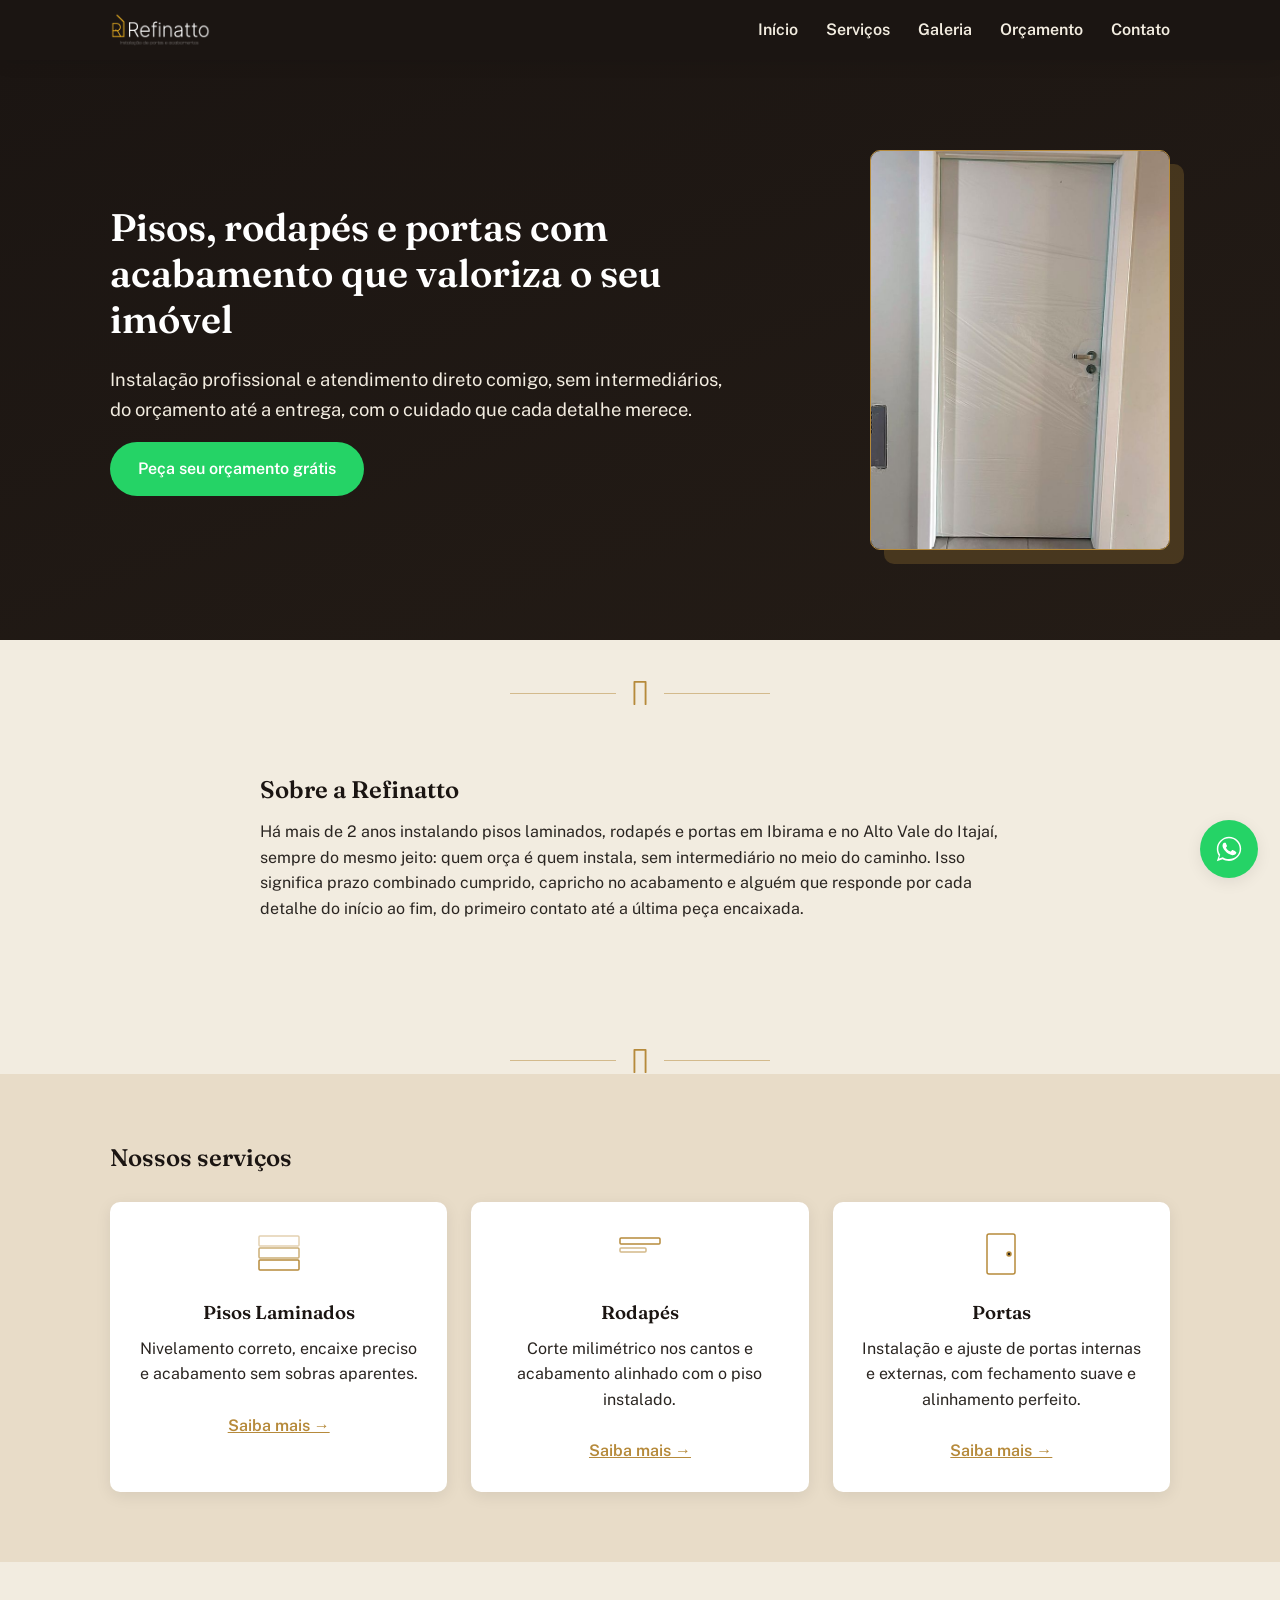
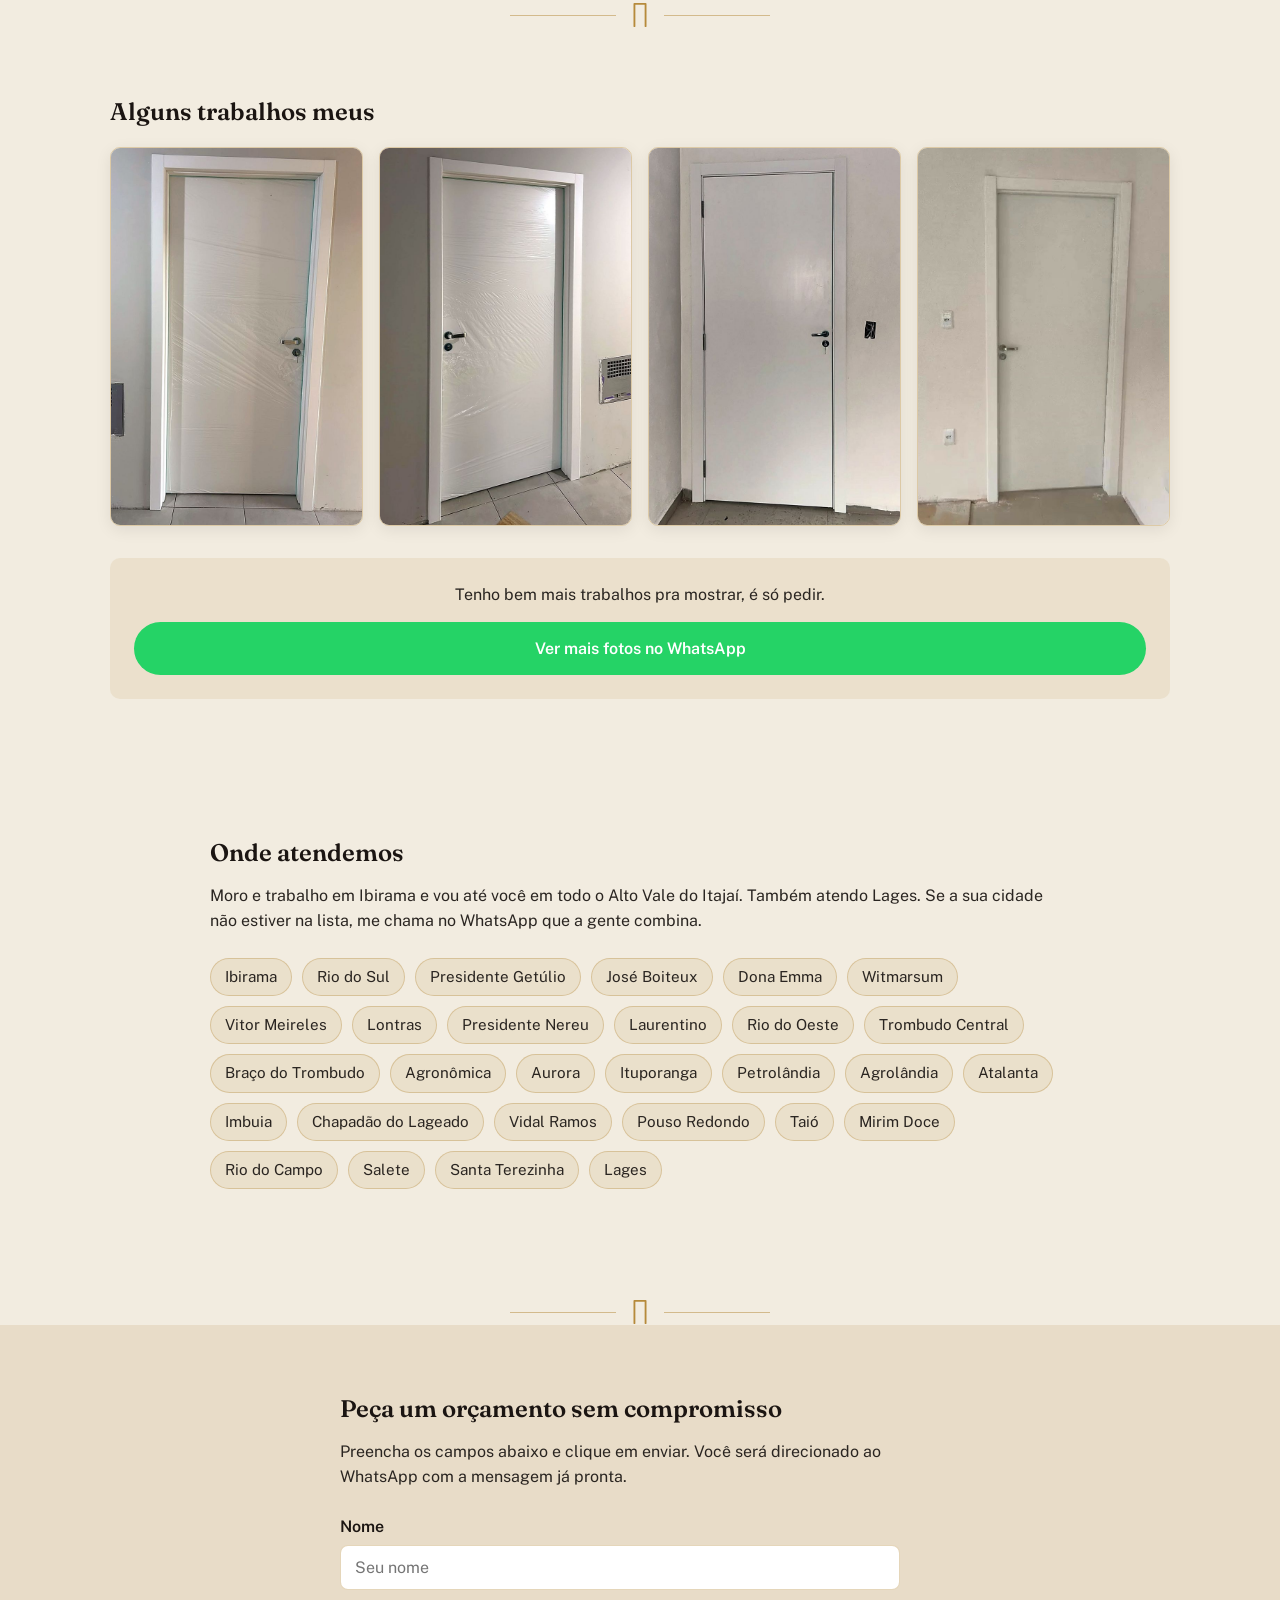
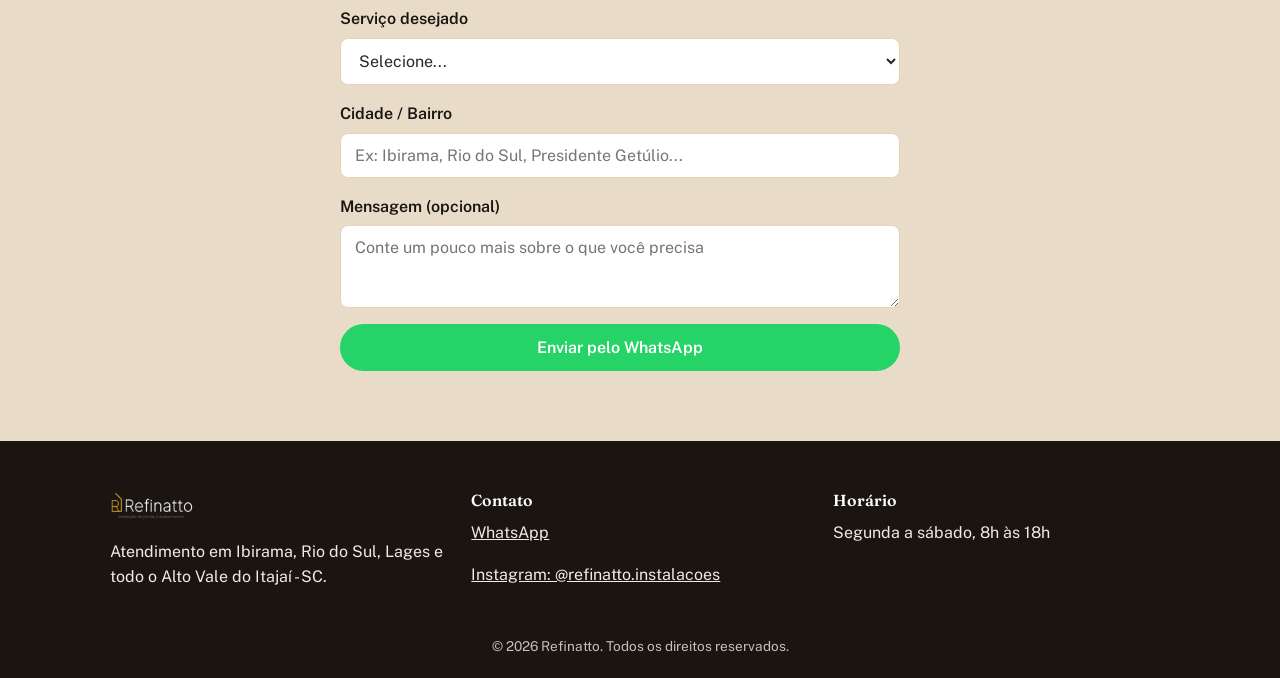
<file: index.html>
<!DOCTYPE html>
<html lang="pt-BR">
<head>
<meta charset="UTF-8">
<meta name="viewport" content="width=device-width, initial-scale=1.0">
<title>Refinatto | Pisos Laminados, Rodapés e Portas em Ibirama e Alto Vale - SC</title>
<meta name="description" content="Instalação de pisos laminados, rodapés e portas em Ibirama, Rio do Sul, Presidente Getúlio e todo o Alto Vale do Itajaí - SC. Orçamento gratuito pelo WhatsApp.">

<!-- Endereço oficial: o Google indexa este, mesmo que o site seja aberto pelo endereço antigo
     da Netlify (refinatto-instalacoes.netlify.app). -->
<link rel="canonical" href="https://refinattoinstalacoes.com.br/">

<!-- Open Graph / Twitter Card - prévia ao compartilhar o link no WhatsApp, Instagram, etc. A imagem
     precisa de endereço completo: o WhatsApp não monta a prévia com caminho relativo. -->
<meta property="og:type" content="website">
<meta property="og:url" content="https://refinattoinstalacoes.com.br/">
<meta property="og:site_name" content="Refinatto">
<meta property="og:locale" content="pt_BR">
<meta property="og:title" content="Refinatto | Pisos Laminados, Rodapés e Portas">
<meta property="og:description" content="Instalação de pisos laminados, rodapés e portas em Ibirama e no Alto Vale do Itajaí. Peça seu orçamento gratuito pelo WhatsApp.">
<meta property="og:image" content="https://refinattoinstalacoes.com.br/img/og-refinatto.jpg">
<meta property="og:image:secure_url" content="https://refinattoinstalacoes.com.br/img/og-refinatto.jpg">
<meta property="og:image:type" content="image/jpeg">
<meta property="og:image:width" content="1200">
<meta property="og:image:height" content="630">
<meta property="og:image:alt" content="Refinatto: instalação de pisos laminados, rodapés e portas em Ibirama e Alto Vale do Itajaí - SC">
<meta name="twitter:card" content="summary_large_image">
<meta name="twitter:title" content="Refinatto | Pisos Laminados, Rodapés e Portas">
<meta name="twitter:description" content="Instalação de pisos laminados, rodapés e portas em Ibirama e no Alto Vale do Itajaí. Peça seu orçamento gratuito pelo WhatsApp.">
<meta name="twitter:image" content="https://refinattoinstalacoes.com.br/img/og-refinatto.jpg">

<!-- Dados da empresa para o Google (SEO local). Manter areaServed igual à seção "Onde atendemos"
     e às áreas de cobertura do Perfil da Empresa no Google. -->
<script type="application/ld+json">
{
  "@context": "https://schema.org",
  "@type": "HomeAndConstructionBusiness",
  "@id": "https://refinattoinstalacoes.com.br/#empresa",
  "name": "Refinatto",
  "alternateName": "Refinatto Instalações",
  "description": "Fornecimento e instalação de pisos laminados, rodapés e portas no Alto Vale do Itajaí - SC.",
  "url": "https://refinattoinstalacoes.com.br/",
  "logo": "https://refinattoinstalacoes.com.br/img/logo-monograma.jpg",
  "image": "https://refinattoinstalacoes.com.br/img/og-refinatto.jpg",
  "telephone": "+55-47-99222-2385",
  "address": {
    "@type": "PostalAddress",
    "addressLocality": "Ibirama",
    "addressRegion": "SC",
    "postalCode": "89140-000",
    "addressCountry": "BR"
  },
  "openingHoursSpecification": [{
    "@type": "OpeningHoursSpecification",
    "dayOfWeek": ["Monday", "Tuesday", "Wednesday", "Thursday", "Friday", "Saturday"],
    "opens": "08:00",
    "closes": "18:00"
  }],
  "sameAs": ["https://www.instagram.com/refinatto.instalacoes"],
  "areaServed": [
    {"@type": "City", "name": "Ibirama, SC"},
    {"@type": "City", "name": "Agrolândia, SC"},
    {"@type": "City", "name": "Agronômica, SC"},
    {"@type": "City", "name": "Atalanta, SC"},
    {"@type": "City", "name": "Aurora, SC"},
    {"@type": "City", "name": "Braço do Trombudo, SC"},
    {"@type": "City", "name": "Chapadão do Lageado, SC"},
    {"@type": "City", "name": "Dona Emma, SC"},
    {"@type": "City", "name": "Imbuia, SC"},
    {"@type": "City", "name": "Ituporanga, SC"},
    {"@type": "City", "name": "José Boiteux, SC"},
    {"@type": "City", "name": "Laurentino, SC"},
    {"@type": "City", "name": "Lontras, SC"},
    {"@type": "City", "name": "Mirim Doce, SC"},
    {"@type": "City", "name": "Petrolândia, SC"},
    {"@type": "City", "name": "Pouso Redondo, SC"},
    {"@type": "City", "name": "Presidente Getúlio, SC"},
    {"@type": "City", "name": "Presidente Nereu, SC"},
    {"@type": "City", "name": "Rio do Campo, SC"},
    {"@type": "City", "name": "Rio do Oeste, SC"},
    {"@type": "City", "name": "Rio do Sul, SC"},
    {"@type": "City", "name": "Salete, SC"},
    {"@type": "City", "name": "Santa Terezinha, SC"},
    {"@type": "City", "name": "Taió, SC"},
    {"@type": "City", "name": "Trombudo Central, SC"},
    {"@type": "City", "name": "Vidal Ramos, SC"},
    {"@type": "City", "name": "Vitor Meireles, SC"},
    {"@type": "City", "name": "Witmarsum, SC"},
    {"@type": "City", "name": "Lages, SC"}
  ],
  "makesOffer": [
    {"@type": "Offer", "itemOffered": {"@type": "Service", "name": "Instalação de piso laminado"}},
    {"@type": "Offer", "itemOffered": {"@type": "Service", "name": "Instalação de rodapé"}},
    {"@type": "Offer", "itemOffered": {"@type": "Service", "name": "Instalação de portas e kit porta pronta"}}
  ]
}
</script>

<link rel="icon" href="img/logo-monograma.jpg" type="image/jpeg">
<link rel="stylesheet" href="css/style.css">
</head>
<body>

<header class="header">
  <div class="container header__inner">
    <a href="#inicio" class="logo">
      <img src="img/logo-completo.jpg" alt="Refinatto - Instalação de portas e acabamentos">
    </a>

    <nav class="nav" id="nav">
      <a href="#inicio">Início</a>
      <a href="#servicos">Serviços</a>
      <a href="#galeria">Galeria</a>
      <a href="#orcamento">Orçamento</a>
      <a href="#contato">Contato</a>
    </nav>

    <button class="nav-toggle" id="navToggle" aria-label="Abrir menu" aria-expanded="false">
      <span></span><span></span><span></span>
    </button>
  </div>
</header>

<main>

  <!-- HERO -->
  <section class="hero" id="inicio">
    <div class="container hero__inner">
      <div class="hero__texto">
        <h1>Pisos, rodapés e portas com acabamento que valoriza o seu imóvel</h1>
        <p>Instalação profissional e atendimento direto comigo, sem intermediários, do orçamento até a entrega, com o cuidado que cada detalhe merece.</p>
        <a href="#orcamento" class="btn btn--primary">Peça seu orçamento grátis</a>
      </div>
      <img class="hero__foto" src="img/hero-porta.jpg" width="640" height="979" fetchpriority="high"
        alt="Porta branca instalada pela Refinatto">
    </div>
  </section>

  <div class="divisor" aria-hidden="true">
    <svg viewBox="0 0 16 28"><path d="M2,26 L2,2 L14,2 L14,26"/></svg>
  </div>

  <!-- SOBRE -->
  <section class="sobre container reveal" id="sobre">
    <h2>Sobre a Refinatto</h2>
    <p>
      Há mais de 2 anos instalando pisos laminados, rodapés e portas em Ibirama e no Alto Vale do
      Itajaí, sempre do mesmo jeito: quem orça é quem instala, sem intermediário no meio do caminho.
      Isso significa prazo combinado cumprido, capricho no acabamento e alguém que responde por cada
      detalhe do início ao fim, do primeiro contato até a última peça encaixada.
    </p>
  </section>

  <div class="divisor" aria-hidden="true">
    <svg viewBox="0 0 16 28"><path d="M2,26 L2,2 L14,2 L14,26"/></svg>
  </div>

  <!-- SERVIÇOS -->
  <section class="servicos" id="servicos">
    <div class="container">
      <h2 class="reveal">Nossos serviços</h2>
      <div class="servicos__grid">

        <div class="card reveal">
          <div class="card__icon" aria-hidden="true">
            <svg viewBox="0 0 48 48"><rect x="4" y="30" width="40" height="10" rx="1"/><rect x="4" y="18" width="40" height="10" rx="1" opacity="0.7"/><rect x="4" y="6" width="40" height="10" rx="1" opacity="0.4"/></svg>
          </div>
          <h3>Pisos Laminados</h3>
          <p>Nivelamento correto, encaixe preciso e acabamento sem sobras aparentes.</p>
          <a href="/piso-laminado/" class="card__mais">Saiba mais &rarr;</a>
        </div>

        <div class="card reveal">
          <div class="card__icon" aria-hidden="true">
            <svg viewBox="0 0 48 48"><rect x="4" y="8" width="40" height="6" rx="1"/><rect x="4" y="18" width="26" height="4" rx="1" opacity="0.6"/></svg>
          </div>
          <h3>Rodapés</h3>
          <p>Corte milimétrico nos cantos e acabamento alinhado com o piso instalado.</p>
          <a href="/rodapes/" class="card__mais">Saiba mais &rarr;</a>
        </div>

        <div class="card reveal">
          <div class="card__icon" aria-hidden="true">
            <svg viewBox="0 0 48 48"><rect x="10" y="4" width="28" height="40" rx="2"/><circle cx="32" cy="24" r="2" fill="currentColor"/></svg>
          </div>
          <h3>Portas</h3>
          <p>Instalação e ajuste de portas internas e externas, com fechamento suave e alinhamento perfeito.</p>
          <a href="/portas/" class="card__mais">Saiba mais &rarr;</a>
        </div>

      </div>
    </div>
  </section>

  <div class="divisor" aria-hidden="true">
    <svg viewBox="0 0 16 28"><path d="M2,26 L2,2 L14,2 L14,26"/></svg>
  </div>

  <!-- GALERIA -->
  <section class="galeria" id="galeria">
    <div class="container">
      <h2 class="reveal">Alguns trabalhos meus</h2>
      <ul class="galeria__fotos reveal">
        <li><a href="img/trabalhos/grande/porta-branca-1.jpg" class="galeria__link"><img src="img/trabalhos/porta-branca-1.jpg" width="720" height="1101" loading="lazy" alt="Porta branca com batente e guarnição instalada"></a></li>
        <li><a href="img/trabalhos/grande/porta-branca-2.jpg" class="galeria__link"><img src="img/trabalhos/porta-branca-2.jpg" width="720" height="1018" loading="lazy" alt="Porta branca instalada em ambiente com piso cerâmico"></a></li>
        <li><a href="img/trabalhos/grande/porta-branca-3.jpg" class="galeria__link"><img src="img/trabalhos/porta-branca-3.jpg" width="720" height="1238" loading="lazy" alt="Porta branca com fechadura instalada"></a></li>
        <li><a href="img/trabalhos/grande/porta-branca-4.jpg" class="galeria__link"><img src="img/trabalhos/porta-branca-4.jpg" width="720" height="1296" loading="lazy" alt="Porta branca com guarnição instalada em quarto"></a></li>
      </ul>
      <div class="galeria__cta reveal">
        <p>Tenho bem mais trabalhos pra mostrar, é só pedir.</p>
        <a href="#" id="galeriaWhatsapp" class="btn btn--primary btn--whatsapp" target="_blank" rel="noopener">Ver mais fotos no WhatsApp</a>
      </div>
    </div>
  </section>

  <!-- Visualizador das fotos da galeria (aberto pelo js/main.js) -->
  <dialog class="visualizador" id="visualizador" aria-label="Foto do trabalho">
    <img id="visualizadorFoto" alt="">
    <button type="button" class="visualizador__botao visualizador__fechar" id="visualizadorFechar" aria-label="Fechar">&times;</button>
    <button type="button" class="visualizador__botao visualizador__anterior" id="visualizadorAnterior" aria-label="Foto anterior">&#8249;</button>
    <button type="button" class="visualizador__botao visualizador__proxima" id="visualizadorProxima" aria-label="Próxima foto">&#8250;</button>
  </dialog>

  <!-- ONDE ATENDEMOS - mesma lista do areaServed (JSON-LD no head) e do Perfil da Empresa no Google -->
  <section class="cidades container reveal" id="cidades">
    <h2>Onde atendemos</h2>
    <p>
      Moro e trabalho em Ibirama e vou até você em todo o Alto Vale do Itajaí. Também atendo Lages.
      Se a sua cidade não estiver na lista, me chama no WhatsApp que a gente combina.
    </p>
    <ul class="cidades__lista">
      <li>Ibirama</li>
      <li>Rio do Sul</li>
      <li>Presidente Getúlio</li>
      <li>José Boiteux</li>
      <li>Dona Emma</li>
      <li>Witmarsum</li>
      <li>Vitor Meireles</li>
      <li>Lontras</li>
      <li>Presidente Nereu</li>
      <li>Laurentino</li>
      <li>Rio do Oeste</li>
      <li>Trombudo Central</li>
      <li>Braço do Trombudo</li>
      <li>Agronômica</li>
      <li>Aurora</li>
      <li>Ituporanga</li>
      <li>Petrolândia</li>
      <li>Agrolândia</li>
      <li>Atalanta</li>
      <li>Imbuia</li>
      <li>Chapadão do Lageado</li>
      <li>Vidal Ramos</li>
      <li>Pouso Redondo</li>
      <li>Taió</li>
      <li>Mirim Doce</li>
      <li>Rio do Campo</li>
      <li>Salete</li>
      <li>Santa Terezinha</li>
      <li>Lages</li>
    </ul>
  </section>

  <div class="divisor" aria-hidden="true">
    <svg viewBox="0 0 16 28"><path d="M2,26 L2,2 L14,2 L14,26"/></svg>
  </div>

  <!-- ORÇAMENTO -->
  <section class="orcamento" id="orcamento">
    <div class="container reveal">
      <h2>Peça um orçamento sem compromisso</h2>
      <p>Preencha os campos abaixo e clique em enviar. Você será direcionado ao WhatsApp com a mensagem já pronta.</p>

      <form class="form" id="orcamentoForm">
        <div class="form__row">
          <label for="nome">Nome</label>
          <input type="text" id="nome" name="nome" placeholder="Seu nome" required>
        </div>

        <div class="form__row">
          <label for="servico">Serviço desejado</label>
          <select id="servico" name="servico" required>
            <option value="">Selecione...</option>
            <option value="Piso laminado">Piso laminado</option>
            <option value="Rodapé">Rodapé</option>
            <option value="Porta">Porta</option>
            <option value="Mais de um serviço">Mais de um serviço</option>
            <option value="Ainda não sei">Ainda não sei / quero orientação</option>
          </select>
        </div>

        <div class="form__row porta-config" id="portaConfig" hidden>
          <p class="porta-config__chamada">
            Quer detalhar a porta? Leva 1 minuto e o orçamento sai mais preciso.
            <span>(opcional, você pode enviar sem preencher)</span>
          </p>
          <button type="button" class="btn btn--ghost" id="abrirPortaWizard" data-action="abrir-wizard">
            Personalizar minha porta
          </button>
          <div class="wizard" id="portaWizard" hidden aria-live="polite"></div>
          <div class="porta-resumos" id="portaResumos"></div>
        </div>

        <div class="form__row rodape-config" id="rodapeConfig" hidden>
          <p class="porta-config__chamada">
            Quer detalhar o rodapé? Leva 1 minuto e o orçamento sai mais preciso.
            <span>(opcional, você pode enviar sem preencher)</span>
          </p>
          <button type="button" class="btn btn--ghost" id="abrirRodapeWizard" data-action="abrir-wizard-r">
            Personalizar meu rodapé
          </button>
          <div class="wizard" id="rodapeWizard" hidden aria-live="polite"></div>
          <div class="rodape-resumos" id="rodapeResumos"></div>
        </div>

        <div class="form__row">
          <label for="cidade">Cidade / Bairro</label>
          <input type="text" id="cidade" name="cidade" placeholder="Ex: Ibirama, Rio do Sul, Presidente Getúlio...">
        </div>

        <div class="form__row">
          <label for="mensagem">Mensagem (opcional)</label>
          <textarea id="mensagem" name="mensagem" rows="3" placeholder="Conte um pouco mais sobre o que você precisa"></textarea>
        </div>

        <button type="submit" class="btn btn--primary btn--whatsapp">
          Enviar pelo WhatsApp
        </button>
      </form>
    </div>
  </section>

</main>

<!-- CONTATO / RODAPÉ -->
<footer class="footer" id="contato">
  <div class="container footer__inner">
    <div>
      <img src="img/logo-completo.jpg" alt="Refinatto" class="footer__logo">
      <p>Atendimento em Ibirama, Rio do Sul, Lages e todo o Alto Vale do Itajaí - SC.</p>
    </div>
    <div>
      <h4>Contato</h4>
      <p><a href="#" id="footerWhatsapp">WhatsApp</a></p>
      <p><a href="https://instagram.com/refinatto.instalacoes" target="_blank" rel="noopener">Instagram: @refinatto.instalacoes</a></p>
    </div>
    <div>
      <h4>Horário</h4>
      <p>Segunda a sábado, 8h às 18h</p>
    </div>
  </div>
  <p class="footer__copy">&copy; <span id="ano"></span> Refinatto. Todos os direitos reservados.</p>
</footer>

<!-- Botão flutuante de WhatsApp -->
<a href="#" id="floatingWhatsapp" class="whatsapp-float" target="_blank" rel="noopener" aria-label="Fale conosco pelo WhatsApp">
  <svg viewBox="0 0 32 32" aria-hidden="true"><path d="M16 3C9 3 3 9 3 16c0 2.6.8 5 2.1 7.1L3 29l6.1-2c2 1.1 4.4 1.7 6.9 1.7 7 0 13-6 13-13S23 3 16 3zm0 23.7c-2.2 0-4.4-.6-6.2-1.7l-.4-.3-4.1 1.3 1.3-4-.3-.4C5.2 20 4.6 18 4.6 16c0-6.3 5.1-11.4 11.4-11.4S27.4 9.7 27.4 16 22.3 26.7 16 26.7zm6.2-8.5c-.3-.2-2-1-2.3-1.1-.3-.1-.5-.2-.8.2-.2.3-.9 1.1-1.1 1.3-.2.2-.4.2-.7.1-.3-.2-1.4-.5-2.6-1.6-1-.9-1.6-2-1.8-2.3-.2-.3 0-.5.1-.7.1-.1.3-.4.5-.5.2-.2.2-.3.3-.5.1-.2.1-.4 0-.6-.1-.2-.8-1.9-1.1-2.6-.3-.7-.6-.6-.8-.6h-.7c-.2 0-.6.1-.9.4-.3.3-1.2 1.2-1.2 2.9s1.3 3.4 1.4 3.6c.2.2 2.6 4 6.3 5.5.9.4 1.6.6 2.1.7.9.3 1.7.2 2.3.1.7-.1 2-.8 2.3-1.6.3-.8.3-1.4.2-1.6-.1-.1-.3-.2-.6-.4z"/></svg>
</a>

<script src="js/catalogo-portas.js"></script>
<script src="js/porta-wizard.js"></script>
<script src="js/catalogo-rodapes.js"></script>
<script src="js/rodape-wizard.js"></script>
<script src="js/main.js"></script>
</body>
</html>
</file>
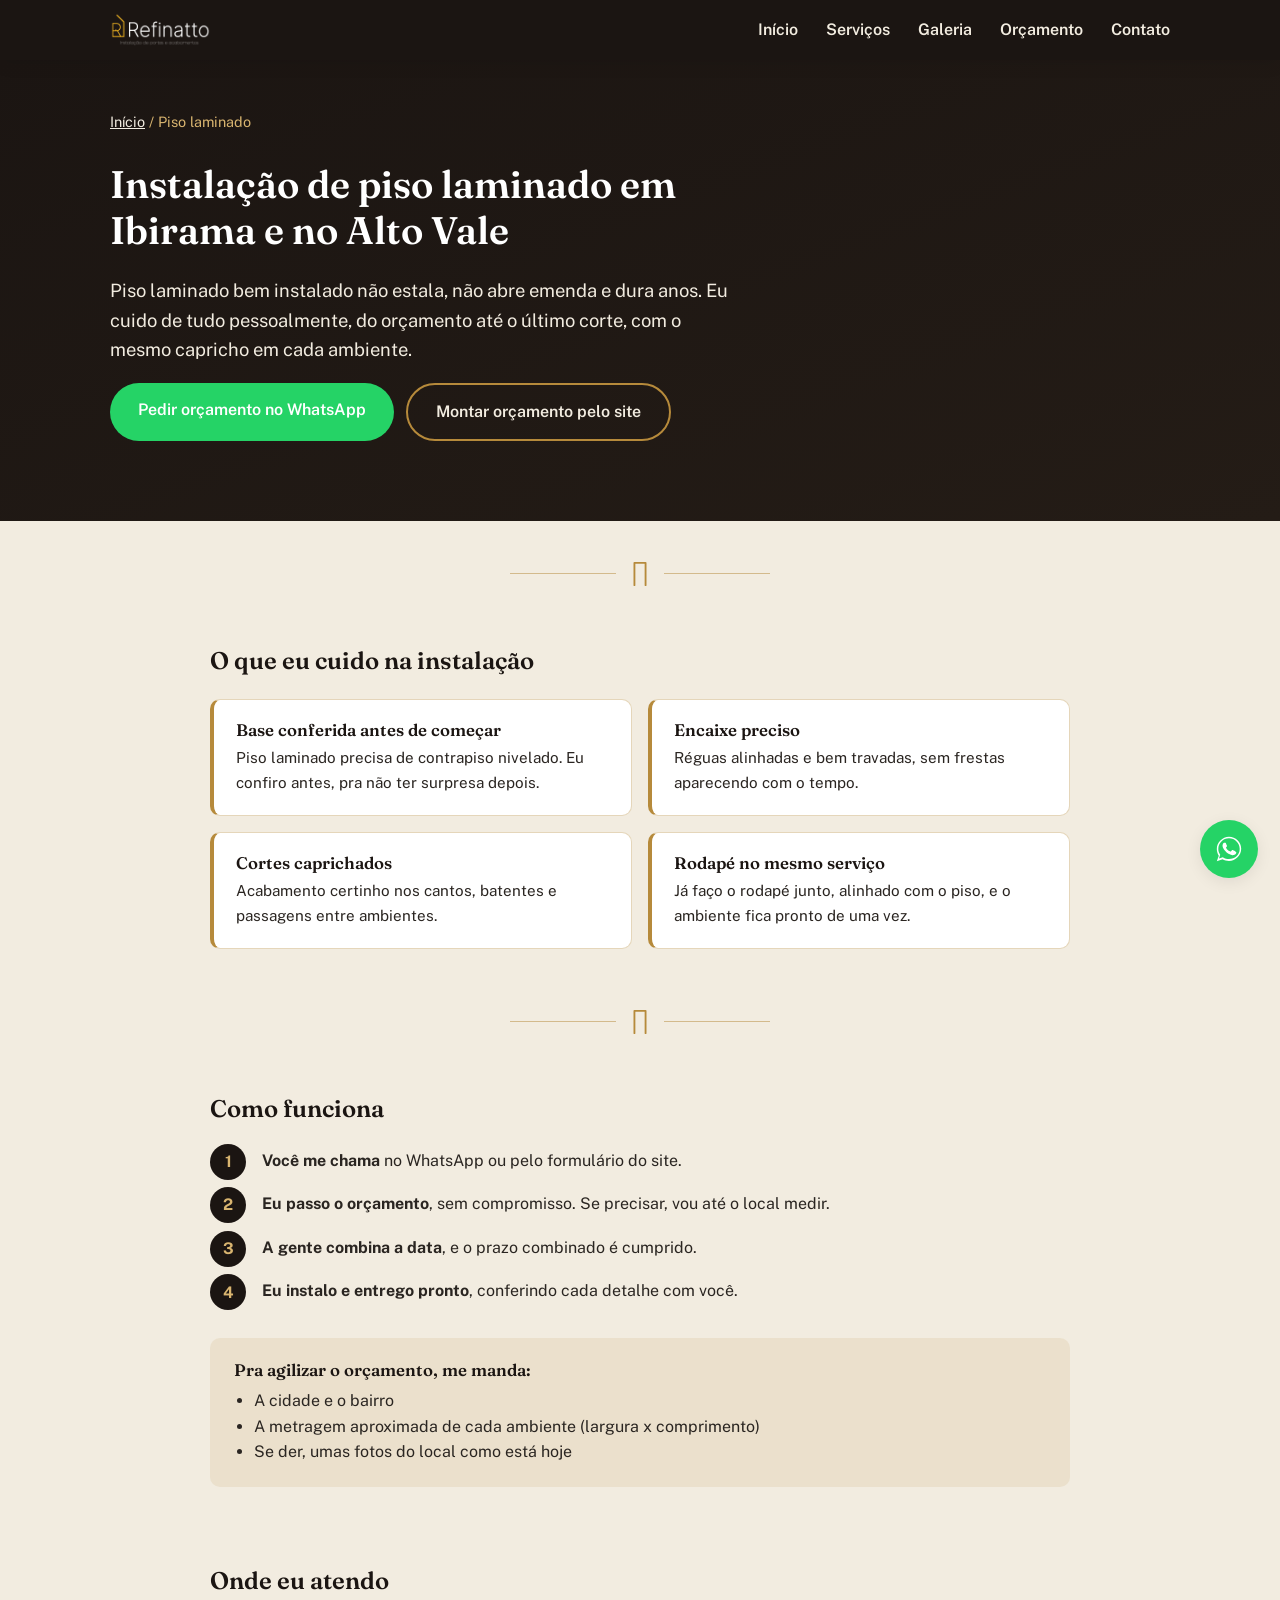
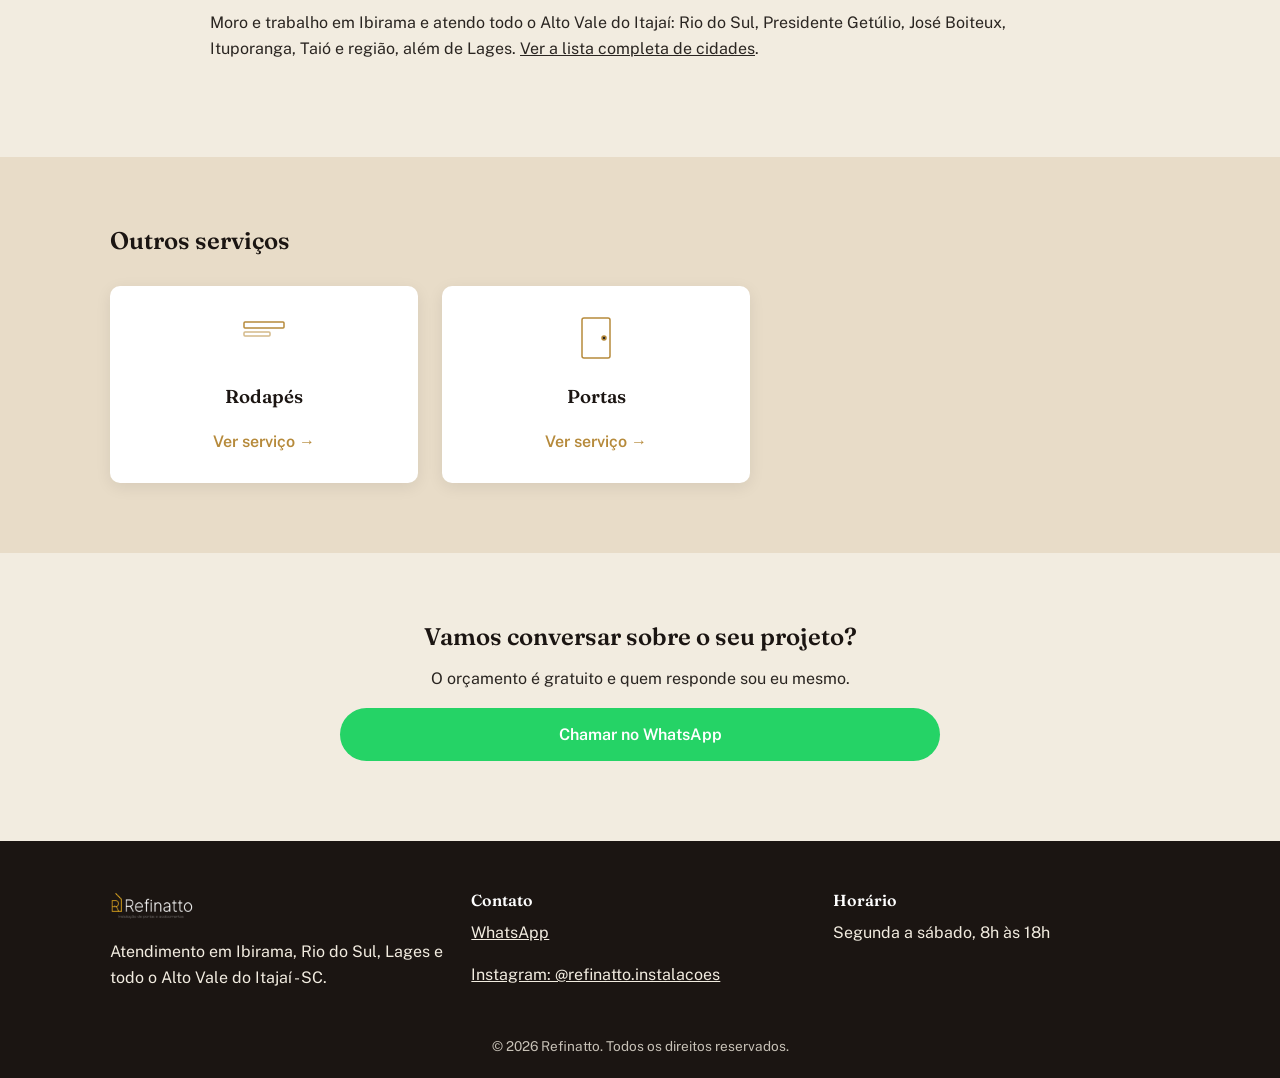
<file: piso-laminado/index.html>
<!DOCTYPE html>
<html lang="pt-BR">
<head>
<meta charset="UTF-8">
<meta name="viewport" content="width=device-width, initial-scale=1.0">
<title>Instalação de Piso Laminado em Ibirama e Alto Vale - SC | Refinatto</title>
<meta name="description" content="Instalação de piso laminado em Ibirama, Rio do Sul e todo o Alto Vale do Itajaí - SC, com nivelamento correto e acabamento caprichado. Orçamento gratuito pelo WhatsApp.">
<link rel="canonical" href="https://refinattoinstalacoes.com.br/piso-laminado/">

<meta property="og:type" content="website">
<meta property="og:url" content="https://refinattoinstalacoes.com.br/piso-laminado/">
<meta property="og:site_name" content="Refinatto">
<meta property="og:locale" content="pt_BR">
<meta property="og:title" content="Instalação de Piso Laminado em Ibirama e Alto Vale - SC | Refinatto">
<meta property="og:description" content="Instalação de piso laminado em Ibirama, Rio do Sul e todo o Alto Vale do Itajaí - SC, com nivelamento correto e acabamento caprichado. Orçamento gratuito pelo WhatsApp.">
<meta property="og:image" content="https://refinattoinstalacoes.com.br/img/og-refinatto.jpg">
<meta property="og:image:type" content="image/jpeg">
<meta property="og:image:width" content="1200">
<meta property="og:image:height" content="630">
<meta name="twitter:card" content="summary_large_image">
<meta name="twitter:image" content="https://refinattoinstalacoes.com.br/img/og-refinatto.jpg">

<!-- Página de serviço: os dados da empresa ficam no JSON-LD da página inicial (#empresa) -->
<script type="application/ld+json">
{
  "@context": "https://schema.org",
  "@graph": [
    {
      "@type": "Service",
      "name": "Instalação de piso laminado",
      "serviceType": "Piso laminado",
      "url": "https://refinattoinstalacoes.com.br/piso-laminado/",
      "description": "Instalação de piso laminado em Ibirama, Rio do Sul e todo o Alto Vale do Itajaí - SC, com nivelamento correto e acabamento caprichado. Orçamento gratuito pelo WhatsApp.",
      "provider": {
        "@id": "https://refinattoinstalacoes.com.br/#empresa"
      },
      "areaServed": {
        "@type": "State",
        "name": "Santa Catarina"
      }
    },
    {
      "@type": "BreadcrumbList",
      "itemListElement": [
        {
          "@type": "ListItem",
          "position": 1,
          "name": "Início",
          "item": "https://refinattoinstalacoes.com.br/"
        },
        {
          "@type": "ListItem",
          "position": 2,
          "name": "Piso laminado",
          "item": "https://refinattoinstalacoes.com.br/piso-laminado/"
        }
      ]
    }
  ]
}
</script>

<link rel="icon" href="/img/logo-monograma.jpg" type="image/jpeg">
<link rel="stylesheet" href="/css/style.css">
</head>
<body>

<header class="header">
  <div class="container header__inner">
    <a href="/" class="logo">
      <img src="/img/logo-completo.jpg" alt="Refinatto - Instalação de portas e acabamentos">
    </a>

    <nav class="nav" id="nav">
      <a href="/">Início</a>
      <a href="/#servicos">Serviços</a>
      <a href="/#galeria">Galeria</a>
      <a href="/#orcamento">Orçamento</a>
      <a href="#contato">Contato</a>
    </nav>

    <button class="nav-toggle" id="navToggle" aria-label="Abrir menu" aria-expanded="false">
      <span></span><span></span><span></span>
    </button>
  </div>
</header>

<main>

  <section class="hero servico-topo">
    <div class="container">
      <nav class="trilha" aria-label="Você está em"><a href="/">Início</a> <span aria-hidden="true">/</span> Piso laminado</nav>
      <div class="hero__texto">
        <h1>Instalação de piso laminado em Ibirama e no Alto Vale</h1>
        <p>Piso laminado bem instalado não estala, não abre emenda e dura anos. Eu cuido de tudo pessoalmente, do orçamento até o último corte, com o mesmo capricho em cada ambiente.</p>
        <div class="servico-topo__botoes">
          <a href="#" data-whatsapp="Olá! Vim pelo site da Refinatto e gostaria de um orçamento de instalação de piso laminado." class="btn btn--primary" target="_blank" rel="noopener">Pedir orçamento no WhatsApp</a>
          <a href="/?servico=Piso+laminado#orcamento" class="btn btn--contorno">Montar orçamento pelo site</a>
        </div>
      </div>
    </div>
  </section>

  <div class="divisor" aria-hidden="true">
    <svg viewBox="0 0 16 28"><path d="M2,26 L2,2 L14,2 L14,26"/></svg>
  </div>

  <section class="servico-bloco container reveal">
    <h2>O que eu cuido na instalação</h2>
    <ul class="servico-cuidados">
      <li><h3>Base conferida antes de começar</h3><p>Piso laminado precisa de contrapiso nivelado. Eu confiro antes, pra não ter surpresa depois.</p></li>
      <li><h3>Encaixe preciso</h3><p>Réguas alinhadas e bem travadas, sem frestas aparecendo com o tempo.</p></li>
      <li><h3>Cortes caprichados</h3><p>Acabamento certinho nos cantos, batentes e passagens entre ambientes.</p></li>
      <li><h3>Rodapé no mesmo serviço</h3><p>Já faço o rodapé junto, alinhado com o piso, e o ambiente fica pronto de uma vez.</p></li>
    </ul>
  </section>

  <div class="divisor" aria-hidden="true">
    <svg viewBox="0 0 16 28"><path d="M2,26 L2,2 L14,2 L14,26"/></svg>
  </div>

  <section class="servico-bloco container reveal">
    <h2>Como funciona</h2>
    <ol class="servico-passos">
      <li><strong>Você me chama</strong> no WhatsApp ou pelo formulário do site.</li>
      <li><strong>Eu passo o orçamento</strong>, sem compromisso. Se precisar, vou até o local medir.</li>
      <li><strong>A gente combina a data</strong>, e o prazo combinado é cumprido.</li>
      <li><strong>Eu instalo e entrego pronto</strong>, conferindo cada detalhe com você.</li>
    </ol>
    <div class="servico-antes">
      <h3>Pra agilizar o orçamento, me manda:</h3>
      <ul>
        <li>A cidade e o bairro</li>
        <li>A metragem aproximada de cada ambiente (largura x comprimento)</li>
        <li>Se der, umas fotos do local como está hoje</li>
      </ul>
    </div>
  </section>

  <section class="servico-bloco container reveal">
    <h2>Onde eu atendo</h2>
    <p>Moro e trabalho em Ibirama e atendo todo o Alto Vale do Itajaí: Rio do Sul, Presidente Getúlio, José Boiteux, Ituporanga, Taió e região, além de Lages. <a href="/#cidades">Ver a lista completa de cidades</a>.</p>
  </section>

  <section class="servicos servicos--outros">
    <div class="container">
      <h2 class="reveal">Outros serviços</h2>
      <div class="servicos__grid servicos__grid--2 reveal">
      <a class="card servico-link" href="/rodapes/"><span class="card__icon" aria-hidden="true"><svg viewBox="0 0 48 48"><rect x="4" y="8" width="40" height="6" rx="1"/><rect x="4" y="18" width="26" height="4" rx="1" opacity="0.6"/></svg></span><h3>Rodapés</h3><span class="servico-link__mais">Ver serviço &rarr;</span></a>
      <a class="card servico-link" href="/portas/"><span class="card__icon" aria-hidden="true"><svg viewBox="0 0 48 48"><rect x="10" y="4" width="28" height="40" rx="2"/><circle cx="32" cy="24" r="2" fill="currentColor"/></svg></span><h3>Portas</h3><span class="servico-link__mais">Ver serviço &rarr;</span></a>
      </div>
    </div>
  </section>

  <section class="servico-cta container reveal">
    <h2>Vamos conversar sobre o seu projeto?</h2>
    <p>O orçamento é gratuito e quem responde sou eu mesmo.</p>
    <a href="#" data-whatsapp="Olá! Vim pelo site da Refinatto e gostaria de um orçamento de instalação de piso laminado." class="btn btn--primary btn--whatsapp" target="_blank" rel="noopener">Chamar no WhatsApp</a>
  </section>

</main>

<footer class="footer" id="contato">
  <div class="container footer__inner">
    <div>
      <img src="/img/logo-completo.jpg" alt="Refinatto" class="footer__logo">
      <p>Atendimento em Ibirama, Rio do Sul, Lages e todo o Alto Vale do Itajaí - SC.</p>
    </div>
    <div>
      <h4>Contato</h4>
      <p><a href="#" id="footerWhatsapp">WhatsApp</a></p>
      <p><a href="https://instagram.com/refinatto.instalacoes" target="_blank" rel="noopener">Instagram: @refinatto.instalacoes</a></p>
    </div>
    <div>
      <h4>Horário</h4>
      <p>Segunda a sábado, 8h às 18h</p>
    </div>
  </div>
  <p class="footer__copy">&copy; <span id="ano"></span> Refinatto. Todos os direitos reservados.</p>
</footer>

<a href="#" id="floatingWhatsapp" class="whatsapp-float" target="_blank" rel="noopener" aria-label="Fale conosco pelo WhatsApp">
  <svg viewBox="0 0 32 32" aria-hidden="true"><path d="M16 3C9 3 3 9 3 16c0 2.6.8 5 2.1 7.1L3 29l6.1-2c2 1.1 4.4 1.7 6.9 1.7 7 0 13-6 13-13S23 3 16 3zm0 23.7c-2.2 0-4.4-.6-6.2-1.7l-.4-.3-4.1 1.3 1.3-4-.3-.4C5.2 20 4.6 18 4.6 16c0-6.3 5.1-11.4 11.4-11.4S27.4 9.7 27.4 16 22.3 26.7 16 26.7zm6.2-8.5c-.3-.2-2-1-2.3-1.1-.3-.1-.5-.2-.8.2-.2.3-.9 1.1-1.1 1.3-.2.2-.4.2-.7.1-.3-.2-1.4-.5-2.6-1.6-1-.9-1.6-2-1.8-2.3-.2-.3 0-.5.1-.7.1-.1.3-.4.5-.5.2-.2.2-.3.3-.5.1-.2.1-.4 0-.6-.1-.2-.8-1.9-1.1-2.6-.3-.7-.6-.6-.8-.6h-.7c-.2 0-.6.1-.9.4-.3.3-1.2 1.2-1.2 2.9s1.3 3.4 1.4 3.6c.2.2 2.6 4 6.3 5.5.9.4 1.6.6 2.1.7.9.3 1.7.2 2.3.1.7-.1 2-.8 2.3-1.6.3-.8.3-1.4.2-1.6-.1-.1-.3-.2-.6-.4z"/></svg>
</a>

<script src="/js/main.js"></script>
</body>
</html>
</file>
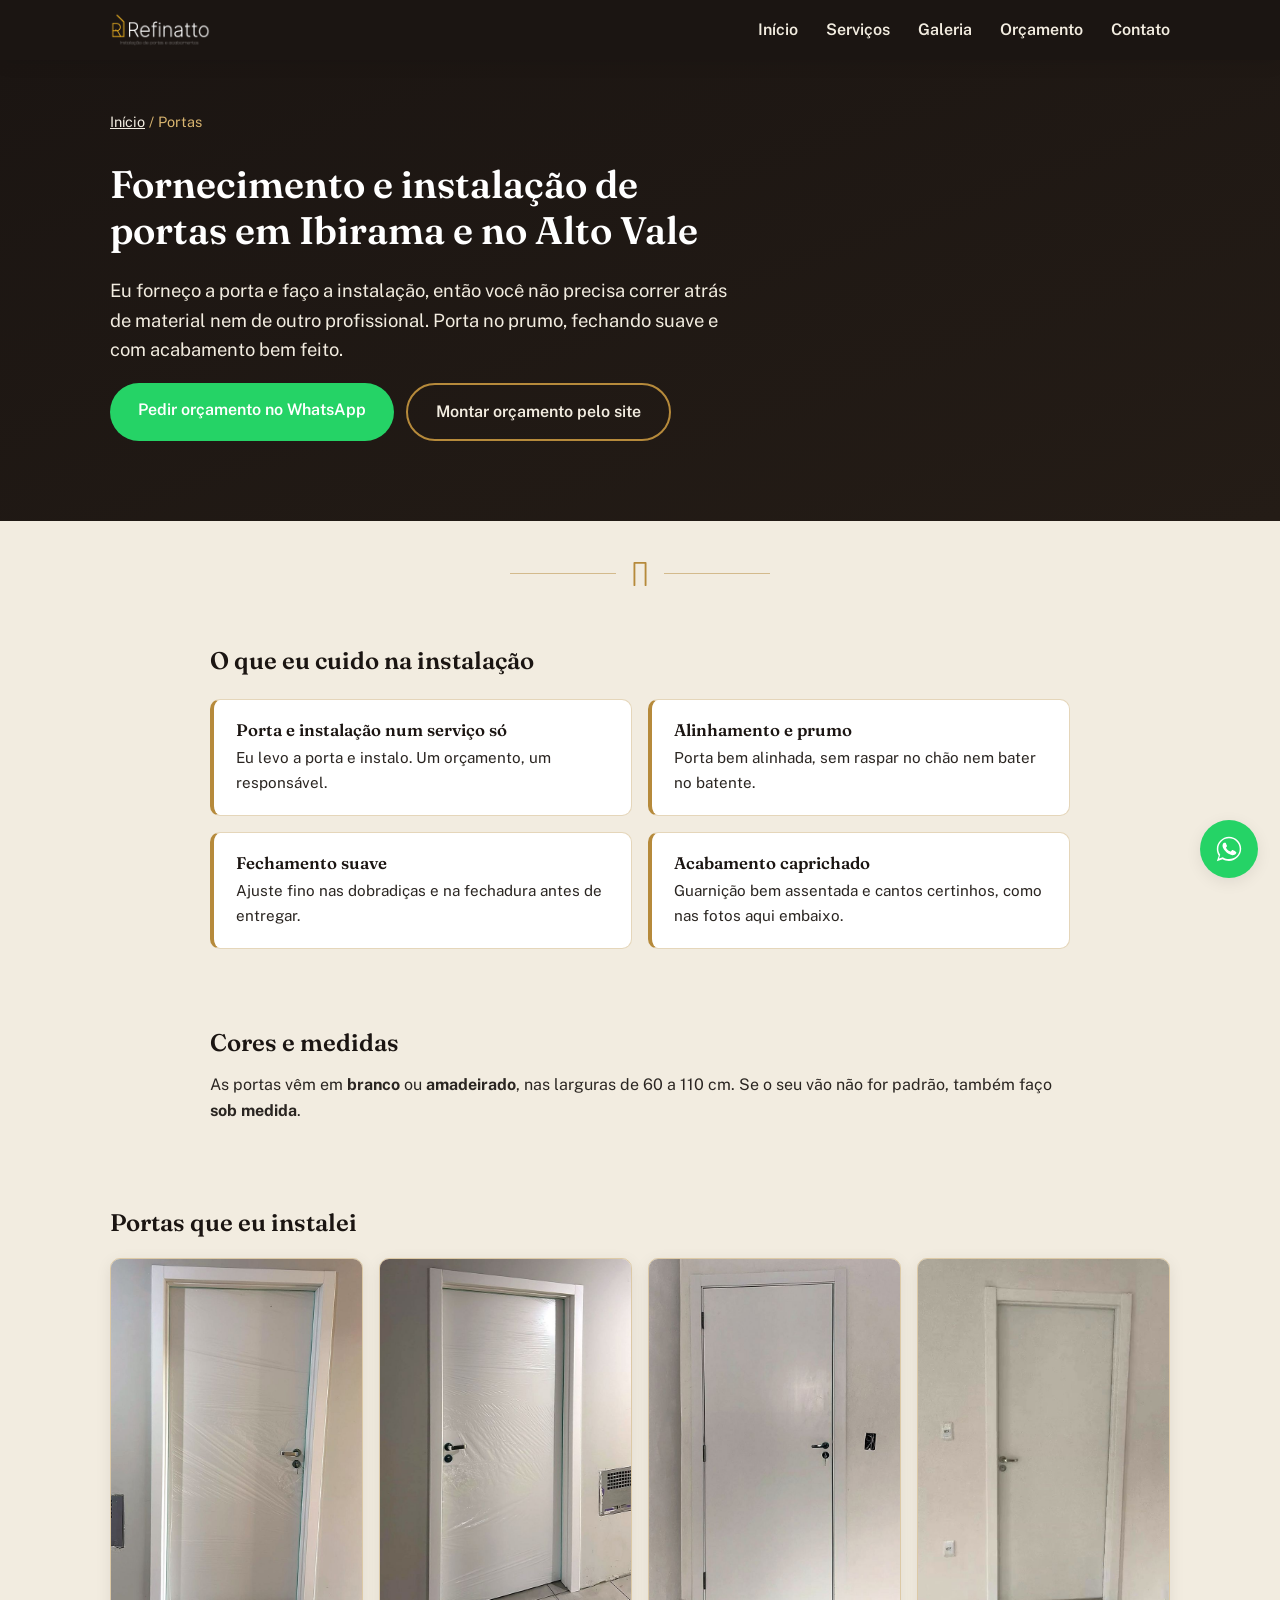
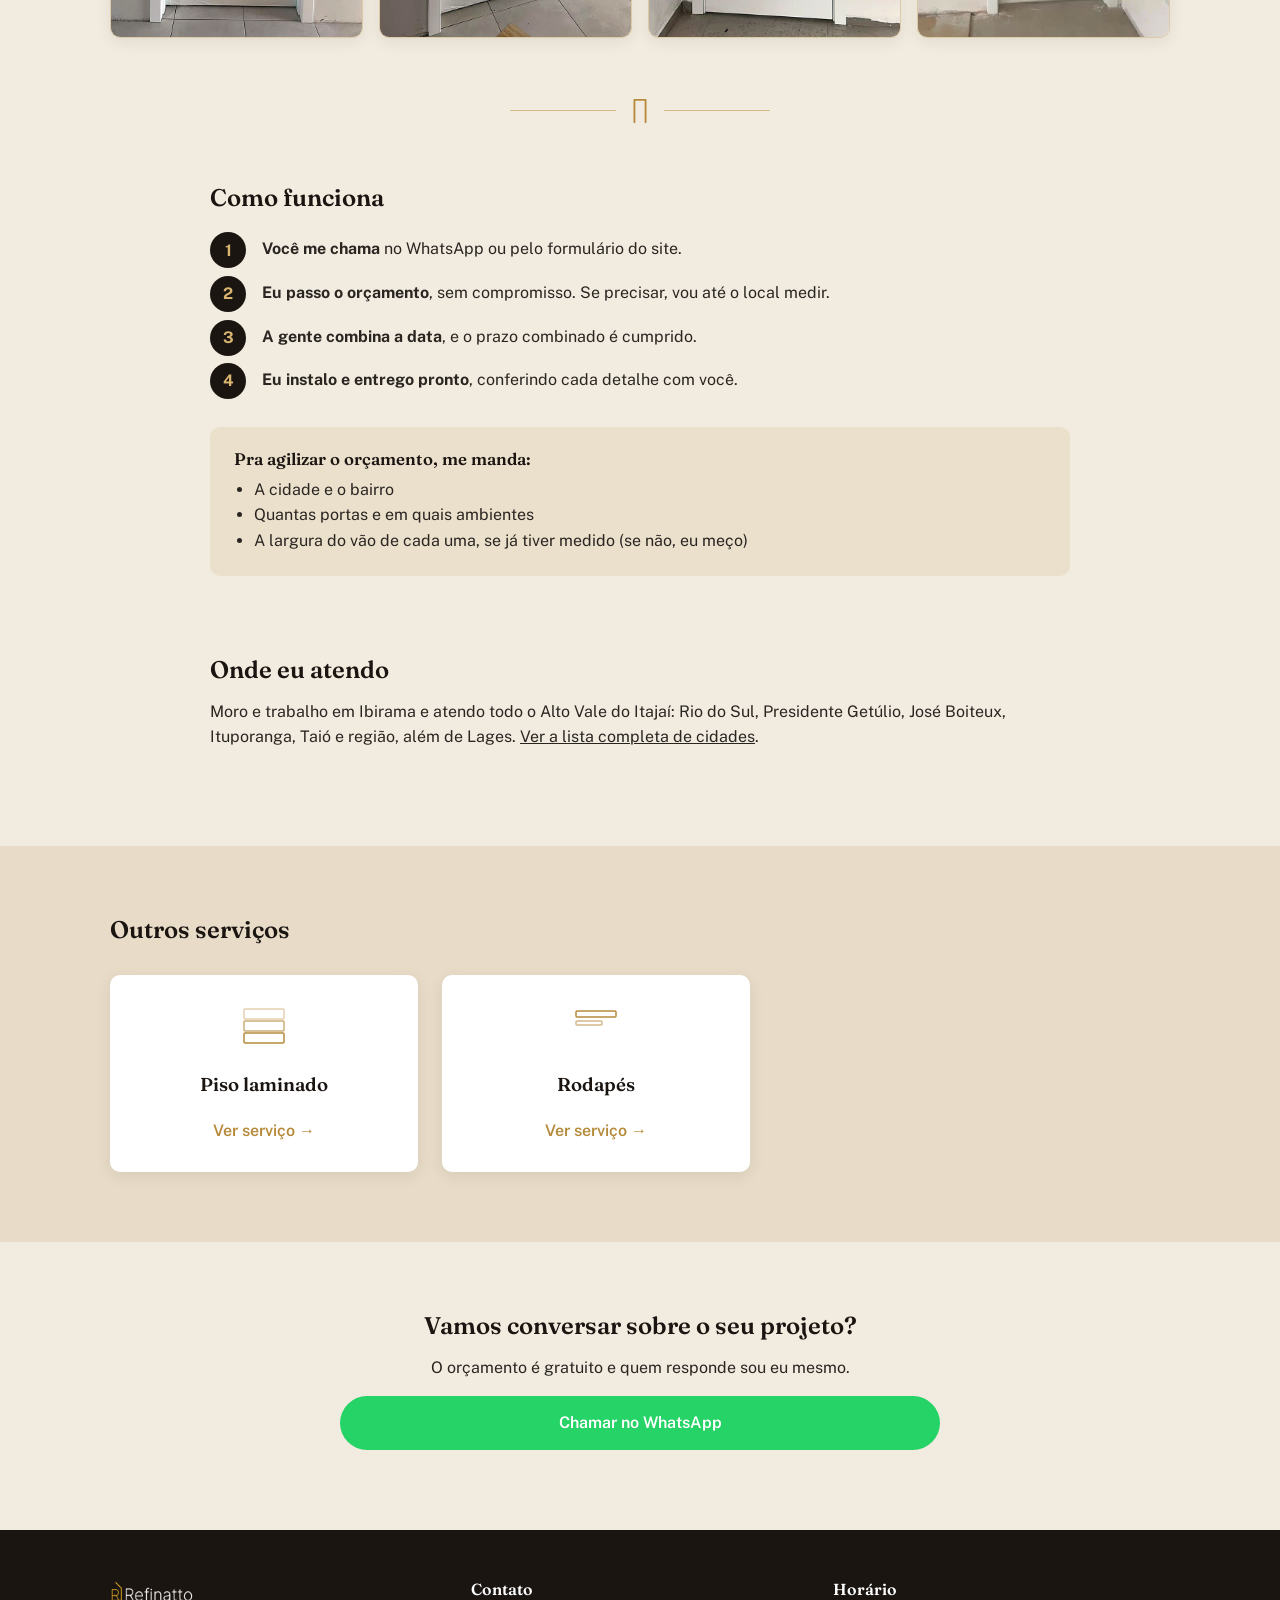
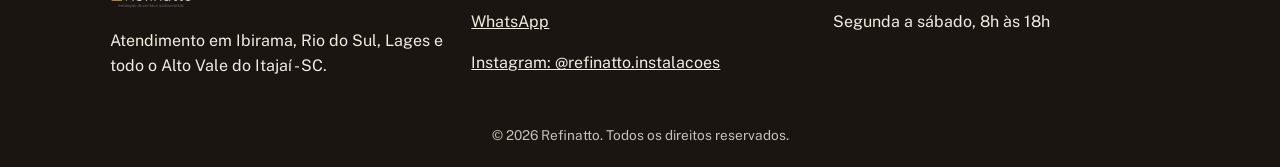
<file: portas/index.html>
<!DOCTYPE html>
<html lang="pt-BR">
<head>
<meta charset="UTF-8">
<meta name="viewport" content="width=device-width, initial-scale=1.0">
<title>Instalação de Portas em Ibirama e Alto Vale - SC | Refinatto</title>
<meta name="description" content="Fornecimento e instalação de portas brancas ou amadeiradas, em medida padrão ou sob medida, em Ibirama, Rio do Sul e todo o Alto Vale do Itajaí - SC. Orçamento gratuito pelo WhatsApp.">
<link rel="canonical" href="https://refinattoinstalacoes.com.br/portas/">

<meta property="og:type" content="website">
<meta property="og:url" content="https://refinattoinstalacoes.com.br/portas/">
<meta property="og:site_name" content="Refinatto">
<meta property="og:locale" content="pt_BR">
<meta property="og:title" content="Instalação de Portas em Ibirama e Alto Vale - SC | Refinatto">
<meta property="og:description" content="Fornecimento e instalação de portas brancas ou amadeiradas, em medida padrão ou sob medida, em Ibirama, Rio do Sul e todo o Alto Vale do Itajaí - SC. Orçamento gratuito pelo WhatsApp.">
<meta property="og:image" content="https://refinattoinstalacoes.com.br/img/og-refinatto.jpg">
<meta property="og:image:type" content="image/jpeg">
<meta property="og:image:width" content="1200">
<meta property="og:image:height" content="630">
<meta name="twitter:card" content="summary_large_image">
<meta name="twitter:image" content="https://refinattoinstalacoes.com.br/img/og-refinatto.jpg">

<!-- Página de serviço: os dados da empresa ficam no JSON-LD da página inicial (#empresa) -->
<script type="application/ld+json">
{
  "@context": "https://schema.org",
  "@graph": [
    {
      "@type": "Service",
      "name": "Fornecimento e instalação de portas",
      "serviceType": "Portas",
      "url": "https://refinattoinstalacoes.com.br/portas/",
      "description": "Fornecimento e instalação de portas brancas ou amadeiradas, em medida padrão ou sob medida, em Ibirama, Rio do Sul e todo o Alto Vale do Itajaí - SC. Orçamento gratuito pelo WhatsApp.",
      "provider": {
        "@id": "https://refinattoinstalacoes.com.br/#empresa"
      },
      "areaServed": {
        "@type": "State",
        "name": "Santa Catarina"
      }
    },
    {
      "@type": "BreadcrumbList",
      "itemListElement": [
        {
          "@type": "ListItem",
          "position": 1,
          "name": "Início",
          "item": "https://refinattoinstalacoes.com.br/"
        },
        {
          "@type": "ListItem",
          "position": 2,
          "name": "Portas",
          "item": "https://refinattoinstalacoes.com.br/portas/"
        }
      ]
    }
  ]
}
</script>

<link rel="icon" href="/img/logo-monograma.jpg" type="image/jpeg">
<link rel="stylesheet" href="/css/style.css">
</head>
<body>

<header class="header">
  <div class="container header__inner">
    <a href="/" class="logo">
      <img src="/img/logo-completo.jpg" alt="Refinatto - Instalação de portas e acabamentos">
    </a>

    <nav class="nav" id="nav">
      <a href="/">Início</a>
      <a href="/#servicos">Serviços</a>
      <a href="/#galeria">Galeria</a>
      <a href="/#orcamento">Orçamento</a>
      <a href="#contato">Contato</a>
    </nav>

    <button class="nav-toggle" id="navToggle" aria-label="Abrir menu" aria-expanded="false">
      <span></span><span></span><span></span>
    </button>
  </div>
</header>

<main>

  <section class="hero servico-topo">
    <div class="container">
      <nav class="trilha" aria-label="Você está em"><a href="/">Início</a> <span aria-hidden="true">/</span> Portas</nav>
      <div class="hero__texto">
        <h1>Fornecimento e instalação de portas em Ibirama e no Alto Vale</h1>
        <p>Eu forneço a porta e faço a instalação, então você não precisa correr atrás de material nem de outro profissional. Porta no prumo, fechando suave e com acabamento bem feito.</p>
        <div class="servico-topo__botoes">
          <a href="#" data-whatsapp="Olá! Vim pelo site da Refinatto e gostaria de um orçamento de portas." class="btn btn--primary" target="_blank" rel="noopener">Pedir orçamento no WhatsApp</a>
          <a href="/?servico=Porta#orcamento" class="btn btn--contorno">Montar orçamento pelo site</a>
        </div>
      </div>
    </div>
  </section>

  <div class="divisor" aria-hidden="true">
    <svg viewBox="0 0 16 28"><path d="M2,26 L2,2 L14,2 L14,26"/></svg>
  </div>

  <section class="servico-bloco container reveal">
    <h2>O que eu cuido na instalação</h2>
    <ul class="servico-cuidados">
      <li><h3>Porta e instalação num serviço só</h3><p>Eu levo a porta e instalo. Um orçamento, um responsável.</p></li>
      <li><h3>Alinhamento e prumo</h3><p>Porta bem alinhada, sem raspar no chão nem bater no batente.</p></li>
      <li><h3>Fechamento suave</h3><p>Ajuste fino nas dobradiças e na fechadura antes de entregar.</p></li>
      <li><h3>Acabamento caprichado</h3><p>Guarnição bem assentada e cantos certinhos, como nas fotos aqui embaixo.</p></li>
    </ul>
  </section>

  <section class="servico-bloco container reveal">
    <h2>Cores e medidas</h2>
    <p>As portas vêm em <strong>branco</strong> ou <strong>amadeirado</strong>, nas larguras de 60 a 110 cm. Se o seu vão não for padrão, também faço <strong>sob medida</strong>.</p>
  </section>

  <section class="galeria servico-galeria">
    <div class="container">
      <h2 class="reveal">Portas que eu instalei</h2>
      <ul class="galeria__fotos reveal">
        <li><a href="/img/trabalhos/grande/porta-branca-1.jpg" class="galeria__link"><img src="/img/trabalhos/porta-branca-1.jpg" width="720" height="1101" loading="lazy" alt="Porta branca com batente e guarnição instalada"></a></li>
        <li><a href="/img/trabalhos/grande/porta-branca-2.jpg" class="galeria__link"><img src="/img/trabalhos/porta-branca-2.jpg" width="720" height="1018" loading="lazy" alt="Porta branca instalada em ambiente com piso cerâmico"></a></li>
        <li><a href="/img/trabalhos/grande/porta-branca-3.jpg" class="galeria__link"><img src="/img/trabalhos/porta-branca-3.jpg" width="720" height="1238" loading="lazy" alt="Porta branca com fechadura instalada"></a></li>
        <li><a href="/img/trabalhos/grande/porta-branca-4.jpg" class="galeria__link"><img src="/img/trabalhos/porta-branca-4.jpg" width="720" height="1296" loading="lazy" alt="Porta branca com guarnição instalada em quarto"></a></li>
      </ul>
    </div>
  </section>

  <dialog class="visualizador" id="visualizador" aria-label="Foto do trabalho">
    <img id="visualizadorFoto" alt="">
    <button type="button" class="visualizador__botao visualizador__fechar" id="visualizadorFechar" aria-label="Fechar">&times;</button>
    <button type="button" class="visualizador__botao visualizador__anterior" id="visualizadorAnterior" aria-label="Foto anterior">&#8249;</button>
    <button type="button" class="visualizador__botao visualizador__proxima" id="visualizadorProxima" aria-label="Próxima foto">&#8250;</button>
  </dialog>

  <div class="divisor" aria-hidden="true">
    <svg viewBox="0 0 16 28"><path d="M2,26 L2,2 L14,2 L14,26"/></svg>
  </div>

  <section class="servico-bloco container reveal">
    <h2>Como funciona</h2>
    <ol class="servico-passos">
      <li><strong>Você me chama</strong> no WhatsApp ou pelo formulário do site.</li>
      <li><strong>Eu passo o orçamento</strong>, sem compromisso. Se precisar, vou até o local medir.</li>
      <li><strong>A gente combina a data</strong>, e o prazo combinado é cumprido.</li>
      <li><strong>Eu instalo e entrego pronto</strong>, conferindo cada detalhe com você.</li>
    </ol>
    <div class="servico-antes">
      <h3>Pra agilizar o orçamento, me manda:</h3>
      <ul>
        <li>A cidade e o bairro</li>
        <li>Quantas portas e em quais ambientes</li>
        <li>A largura do vão de cada uma, se já tiver medido (se não, eu meço)</li>
      </ul>
    </div>
  </section>

  <section class="servico-bloco container reveal">
    <h2>Onde eu atendo</h2>
    <p>Moro e trabalho em Ibirama e atendo todo o Alto Vale do Itajaí: Rio do Sul, Presidente Getúlio, José Boiteux, Ituporanga, Taió e região, além de Lages. <a href="/#cidades">Ver a lista completa de cidades</a>.</p>
  </section>

  <section class="servicos servicos--outros">
    <div class="container">
      <h2 class="reveal">Outros serviços</h2>
      <div class="servicos__grid servicos__grid--2 reveal">
      <a class="card servico-link" href="/piso-laminado/"><span class="card__icon" aria-hidden="true"><svg viewBox="0 0 48 48"><rect x="4" y="30" width="40" height="10" rx="1"/><rect x="4" y="18" width="40" height="10" rx="1" opacity="0.7"/><rect x="4" y="6" width="40" height="10" rx="1" opacity="0.4"/></svg></span><h3>Piso laminado</h3><span class="servico-link__mais">Ver serviço &rarr;</span></a>
      <a class="card servico-link" href="/rodapes/"><span class="card__icon" aria-hidden="true"><svg viewBox="0 0 48 48"><rect x="4" y="8" width="40" height="6" rx="1"/><rect x="4" y="18" width="26" height="4" rx="1" opacity="0.6"/></svg></span><h3>Rodapés</h3><span class="servico-link__mais">Ver serviço &rarr;</span></a>
      </div>
    </div>
  </section>

  <section class="servico-cta container reveal">
    <h2>Vamos conversar sobre o seu projeto?</h2>
    <p>O orçamento é gratuito e quem responde sou eu mesmo.</p>
    <a href="#" data-whatsapp="Olá! Vim pelo site da Refinatto e gostaria de um orçamento de portas." class="btn btn--primary btn--whatsapp" target="_blank" rel="noopener">Chamar no WhatsApp</a>
  </section>

</main>

<footer class="footer" id="contato">
  <div class="container footer__inner">
    <div>
      <img src="/img/logo-completo.jpg" alt="Refinatto" class="footer__logo">
      <p>Atendimento em Ibirama, Rio do Sul, Lages e todo o Alto Vale do Itajaí - SC.</p>
    </div>
    <div>
      <h4>Contato</h4>
      <p><a href="#" id="footerWhatsapp">WhatsApp</a></p>
      <p><a href="https://instagram.com/refinatto.instalacoes" target="_blank" rel="noopener">Instagram: @refinatto.instalacoes</a></p>
    </div>
    <div>
      <h4>Horário</h4>
      <p>Segunda a sábado, 8h às 18h</p>
    </div>
  </div>
  <p class="footer__copy">&copy; <span id="ano"></span> Refinatto. Todos os direitos reservados.</p>
</footer>

<a href="#" id="floatingWhatsapp" class="whatsapp-float" target="_blank" rel="noopener" aria-label="Fale conosco pelo WhatsApp">
  <svg viewBox="0 0 32 32" aria-hidden="true"><path d="M16 3C9 3 3 9 3 16c0 2.6.8 5 2.1 7.1L3 29l6.1-2c2 1.1 4.4 1.7 6.9 1.7 7 0 13-6 13-13S23 3 16 3zm0 23.7c-2.2 0-4.4-.6-6.2-1.7l-.4-.3-4.1 1.3 1.3-4-.3-.4C5.2 20 4.6 18 4.6 16c0-6.3 5.1-11.4 11.4-11.4S27.4 9.7 27.4 16 22.3 26.7 16 26.7zm6.2-8.5c-.3-.2-2-1-2.3-1.1-.3-.1-.5-.2-.8.2-.2.3-.9 1.1-1.1 1.3-.2.2-.4.2-.7.1-.3-.2-1.4-.5-2.6-1.6-1-.9-1.6-2-1.8-2.3-.2-.3 0-.5.1-.7.1-.1.3-.4.5-.5.2-.2.2-.3.3-.5.1-.2.1-.4 0-.6-.1-.2-.8-1.9-1.1-2.6-.3-.7-.6-.6-.8-.6h-.7c-.2 0-.6.1-.9.4-.3.3-1.2 1.2-1.2 2.9s1.3 3.4 1.4 3.6c.2.2 2.6 4 6.3 5.5.9.4 1.6.6 2.1.7.9.3 1.7.2 2.3.1.7-.1 2-.8 2.3-1.6.3-.8.3-1.4.2-1.6-.1-.1-.3-.2-.6-.4z"/></svg>
</a>

<script src="/js/main.js"></script>
</body>
</html>
</file>
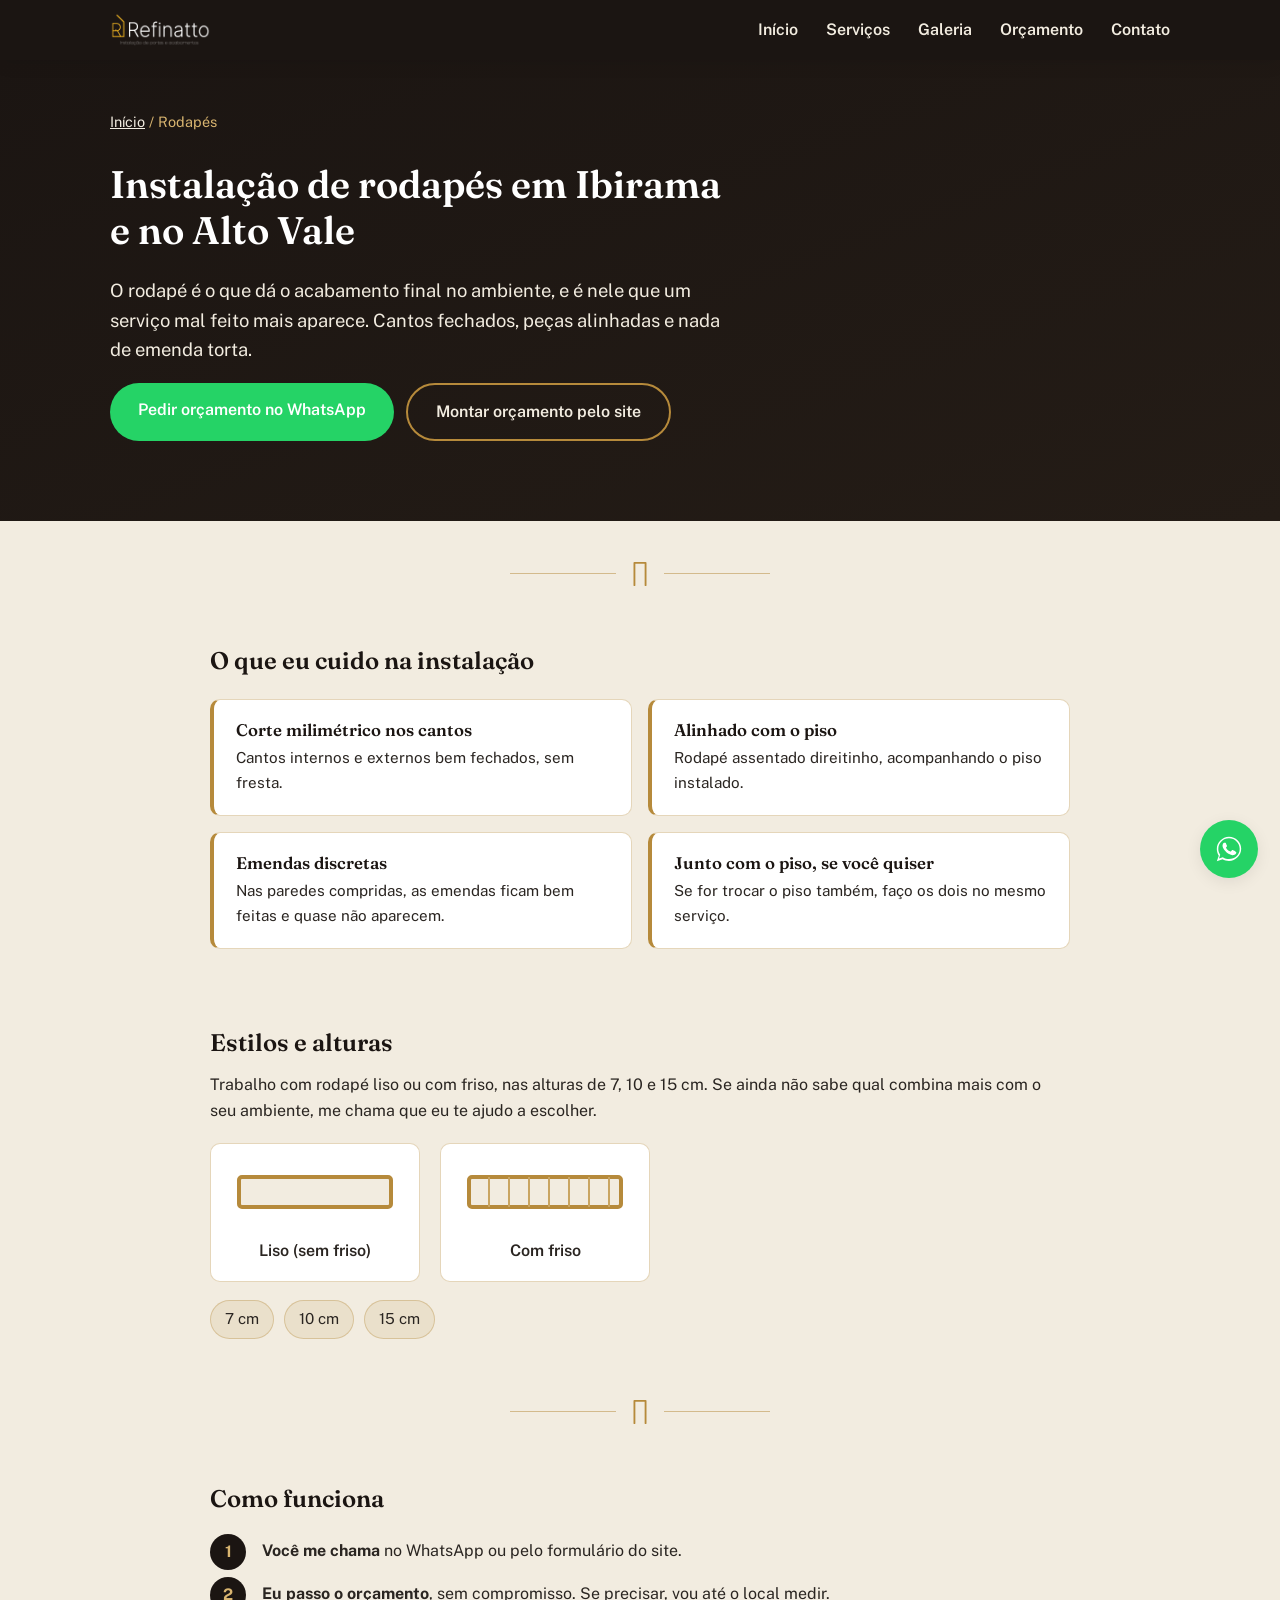
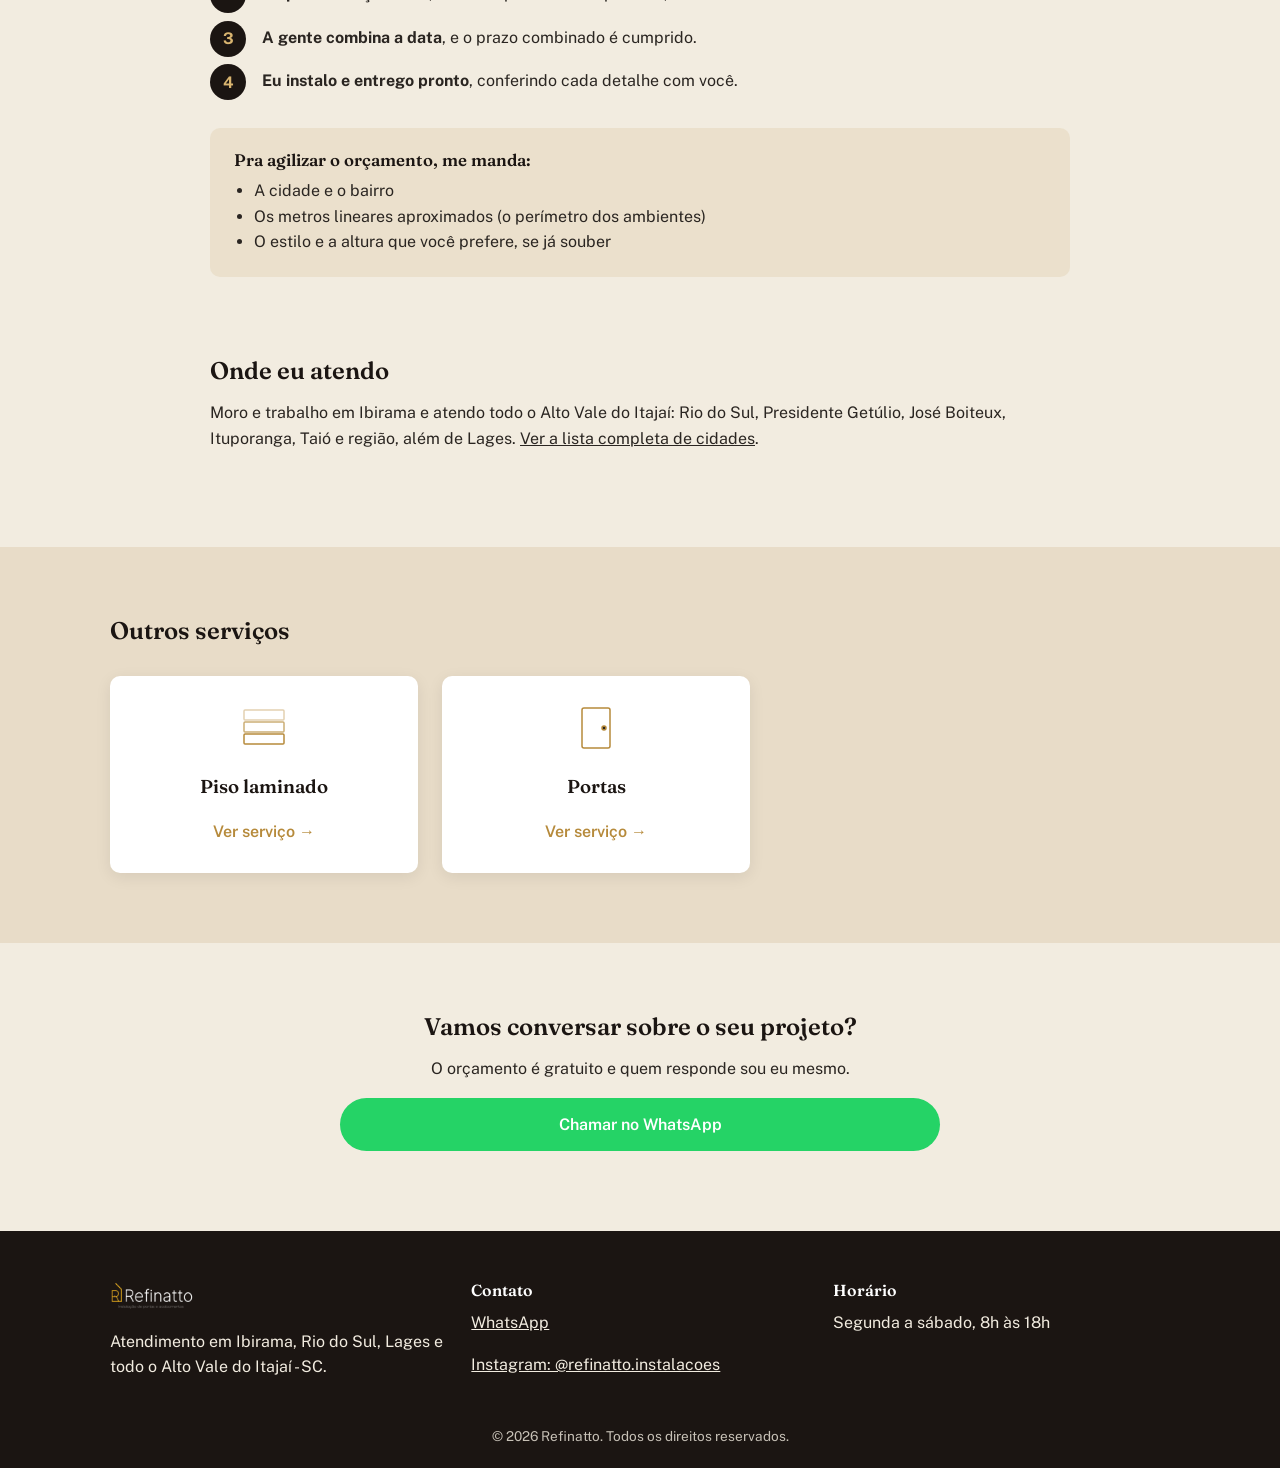
<file: rodapes/index.html>
<!DOCTYPE html>
<html lang="pt-BR">
<head>
<meta charset="UTF-8">
<meta name="viewport" content="width=device-width, initial-scale=1.0">
<title>Instalação de Rodapés em Ibirama e Alto Vale - SC | Refinatto</title>
<meta name="description" content="Instalação de rodapés lisos ou com friso, de 7, 10 ou 15 cm, em Ibirama, Rio do Sul e todo o Alto Vale do Itajaí - SC. Orçamento gratuito pelo WhatsApp.">
<link rel="canonical" href="https://refinattoinstalacoes.com.br/rodapes/">

<meta property="og:type" content="website">
<meta property="og:url" content="https://refinattoinstalacoes.com.br/rodapes/">
<meta property="og:site_name" content="Refinatto">
<meta property="og:locale" content="pt_BR">
<meta property="og:title" content="Instalação de Rodapés em Ibirama e Alto Vale - SC | Refinatto">
<meta property="og:description" content="Instalação de rodapés lisos ou com friso, de 7, 10 ou 15 cm, em Ibirama, Rio do Sul e todo o Alto Vale do Itajaí - SC. Orçamento gratuito pelo WhatsApp.">
<meta property="og:image" content="https://refinattoinstalacoes.com.br/img/og-refinatto.jpg">
<meta property="og:image:type" content="image/jpeg">
<meta property="og:image:width" content="1200">
<meta property="og:image:height" content="630">
<meta name="twitter:card" content="summary_large_image">
<meta name="twitter:image" content="https://refinattoinstalacoes.com.br/img/og-refinatto.jpg">

<!-- Página de serviço: os dados da empresa ficam no JSON-LD da página inicial (#empresa) -->
<script type="application/ld+json">
{
  "@context": "https://schema.org",
  "@graph": [
    {
      "@type": "Service",
      "name": "Instalação de rodapés",
      "serviceType": "Rodapés",
      "url": "https://refinattoinstalacoes.com.br/rodapes/",
      "description": "Instalação de rodapés lisos ou com friso, de 7, 10 ou 15 cm, em Ibirama, Rio do Sul e todo o Alto Vale do Itajaí - SC. Orçamento gratuito pelo WhatsApp.",
      "provider": {
        "@id": "https://refinattoinstalacoes.com.br/#empresa"
      },
      "areaServed": {
        "@type": "State",
        "name": "Santa Catarina"
      }
    },
    {
      "@type": "BreadcrumbList",
      "itemListElement": [
        {
          "@type": "ListItem",
          "position": 1,
          "name": "Início",
          "item": "https://refinattoinstalacoes.com.br/"
        },
        {
          "@type": "ListItem",
          "position": 2,
          "name": "Rodapés",
          "item": "https://refinattoinstalacoes.com.br/rodapes/"
        }
      ]
    }
  ]
}
</script>

<link rel="icon" href="/img/logo-monograma.jpg" type="image/jpeg">
<link rel="stylesheet" href="/css/style.css">
</head>
<body>

<header class="header">
  <div class="container header__inner">
    <a href="/" class="logo">
      <img src="/img/logo-completo.jpg" alt="Refinatto - Instalação de portas e acabamentos">
    </a>

    <nav class="nav" id="nav">
      <a href="/">Início</a>
      <a href="/#servicos">Serviços</a>
      <a href="/#galeria">Galeria</a>
      <a href="/#orcamento">Orçamento</a>
      <a href="#contato">Contato</a>
    </nav>

    <button class="nav-toggle" id="navToggle" aria-label="Abrir menu" aria-expanded="false">
      <span></span><span></span><span></span>
    </button>
  </div>
</header>

<main>

  <section class="hero servico-topo">
    <div class="container">
      <nav class="trilha" aria-label="Você está em"><a href="/">Início</a> <span aria-hidden="true">/</span> Rodapés</nav>
      <div class="hero__texto">
        <h1>Instalação de rodapés em Ibirama e no Alto Vale</h1>
        <p>O rodapé é o que dá o acabamento final no ambiente, e é nele que um serviço mal feito mais aparece. Cantos fechados, peças alinhadas e nada de emenda torta.</p>
        <div class="servico-topo__botoes">
          <a href="#" data-whatsapp="Olá! Vim pelo site da Refinatto e gostaria de um orçamento de instalação de rodapé." class="btn btn--primary" target="_blank" rel="noopener">Pedir orçamento no WhatsApp</a>
          <a href="/?servico=Rodapé#orcamento" class="btn btn--contorno">Montar orçamento pelo site</a>
        </div>
      </div>
    </div>
  </section>

  <div class="divisor" aria-hidden="true">
    <svg viewBox="0 0 16 28"><path d="M2,26 L2,2 L14,2 L14,26"/></svg>
  </div>

  <section class="servico-bloco container reveal">
    <h2>O que eu cuido na instalação</h2>
    <ul class="servico-cuidados">
      <li><h3>Corte milimétrico nos cantos</h3><p>Cantos internos e externos bem fechados, sem fresta.</p></li>
      <li><h3>Alinhado com o piso</h3><p>Rodapé assentado direitinho, acompanhando o piso instalado.</p></li>
      <li><h3>Emendas discretas</h3><p>Nas paredes compridas, as emendas ficam bem feitas e quase não aparecem.</p></li>
      <li><h3>Junto com o piso, se você quiser</h3><p>Se for trocar o piso também, faço os dois no mesmo serviço.</p></li>
    </ul>
  </section>

  <section class="servico-bloco container reveal">
    <h2>Estilos e alturas</h2>
    <p>Trabalho com rodapé liso ou com friso, nas alturas de 7, 10 e 15 cm. Se ainda não sabe qual combina mais com o seu ambiente, me chama que eu te ajudo a escolher.</p>
    <div class="servico-opcoes">
      <figure><img src="/img/rodape-liso.svg" width="160" height="60" alt="Desenho de rodapé liso, sem friso"><figcaption>Liso (sem friso)</figcaption></figure>
      <figure><img src="/img/rodape-friso.svg" width="160" height="60" alt="Desenho de rodapé com friso"><figcaption>Com friso</figcaption></figure>
    </div>
    <ul class="cidades__lista servico-chips"><li>7 cm</li><li>10 cm</li><li>15 cm</li></ul>
  </section>

  <div class="divisor" aria-hidden="true">
    <svg viewBox="0 0 16 28"><path d="M2,26 L2,2 L14,2 L14,26"/></svg>
  </div>

  <section class="servico-bloco container reveal">
    <h2>Como funciona</h2>
    <ol class="servico-passos">
      <li><strong>Você me chama</strong> no WhatsApp ou pelo formulário do site.</li>
      <li><strong>Eu passo o orçamento</strong>, sem compromisso. Se precisar, vou até o local medir.</li>
      <li><strong>A gente combina a data</strong>, e o prazo combinado é cumprido.</li>
      <li><strong>Eu instalo e entrego pronto</strong>, conferindo cada detalhe com você.</li>
    </ol>
    <div class="servico-antes">
      <h3>Pra agilizar o orçamento, me manda:</h3>
      <ul>
        <li>A cidade e o bairro</li>
        <li>Os metros lineares aproximados (o perímetro dos ambientes)</li>
        <li>O estilo e a altura que você prefere, se já souber</li>
      </ul>
    </div>
  </section>

  <section class="servico-bloco container reveal">
    <h2>Onde eu atendo</h2>
    <p>Moro e trabalho em Ibirama e atendo todo o Alto Vale do Itajaí: Rio do Sul, Presidente Getúlio, José Boiteux, Ituporanga, Taió e região, além de Lages. <a href="/#cidades">Ver a lista completa de cidades</a>.</p>
  </section>

  <section class="servicos servicos--outros">
    <div class="container">
      <h2 class="reveal">Outros serviços</h2>
      <div class="servicos__grid servicos__grid--2 reveal">
      <a class="card servico-link" href="/piso-laminado/"><span class="card__icon" aria-hidden="true"><svg viewBox="0 0 48 48"><rect x="4" y="30" width="40" height="10" rx="1"/><rect x="4" y="18" width="40" height="10" rx="1" opacity="0.7"/><rect x="4" y="6" width="40" height="10" rx="1" opacity="0.4"/></svg></span><h3>Piso laminado</h3><span class="servico-link__mais">Ver serviço &rarr;</span></a>
      <a class="card servico-link" href="/portas/"><span class="card__icon" aria-hidden="true"><svg viewBox="0 0 48 48"><rect x="10" y="4" width="28" height="40" rx="2"/><circle cx="32" cy="24" r="2" fill="currentColor"/></svg></span><h3>Portas</h3><span class="servico-link__mais">Ver serviço &rarr;</span></a>
      </div>
    </div>
  </section>

  <section class="servico-cta container reveal">
    <h2>Vamos conversar sobre o seu projeto?</h2>
    <p>O orçamento é gratuito e quem responde sou eu mesmo.</p>
    <a href="#" data-whatsapp="Olá! Vim pelo site da Refinatto e gostaria de um orçamento de instalação de rodapé." class="btn btn--primary btn--whatsapp" target="_blank" rel="noopener">Chamar no WhatsApp</a>
  </section>

</main>

<footer class="footer" id="contato">
  <div class="container footer__inner">
    <div>
      <img src="/img/logo-completo.jpg" alt="Refinatto" class="footer__logo">
      <p>Atendimento em Ibirama, Rio do Sul, Lages e todo o Alto Vale do Itajaí - SC.</p>
    </div>
    <div>
      <h4>Contato</h4>
      <p><a href="#" id="footerWhatsapp">WhatsApp</a></p>
      <p><a href="https://instagram.com/refinatto.instalacoes" target="_blank" rel="noopener">Instagram: @refinatto.instalacoes</a></p>
    </div>
    <div>
      <h4>Horário</h4>
      <p>Segunda a sábado, 8h às 18h</p>
    </div>
  </div>
  <p class="footer__copy">&copy; <span id="ano"></span> Refinatto. Todos os direitos reservados.</p>
</footer>

<a href="#" id="floatingWhatsapp" class="whatsapp-float" target="_blank" rel="noopener" aria-label="Fale conosco pelo WhatsApp">
  <svg viewBox="0 0 32 32" aria-hidden="true"><path d="M16 3C9 3 3 9 3 16c0 2.6.8 5 2.1 7.1L3 29l6.1-2c2 1.1 4.4 1.7 6.9 1.7 7 0 13-6 13-13S23 3 16 3zm0 23.7c-2.2 0-4.4-.6-6.2-1.7l-.4-.3-4.1 1.3 1.3-4-.3-.4C5.2 20 4.6 18 4.6 16c0-6.3 5.1-11.4 11.4-11.4S27.4 9.7 27.4 16 22.3 26.7 16 26.7zm6.2-8.5c-.3-.2-2-1-2.3-1.1-.3-.1-.5-.2-.8.2-.2.3-.9 1.1-1.1 1.3-.2.2-.4.2-.7.1-.3-.2-1.4-.5-2.6-1.6-1-.9-1.6-2-1.8-2.3-.2-.3 0-.5.1-.7.1-.1.3-.4.5-.5.2-.2.2-.3.3-.5.1-.2.1-.4 0-.6-.1-.2-.8-1.9-1.1-2.6-.3-.7-.6-.6-.8-.6h-.7c-.2 0-.6.1-.9.4-.3.3-1.2 1.2-1.2 2.9s1.3 3.4 1.4 3.6c.2.2 2.6 4 6.3 5.5.9.4 1.6.6 2.1.7.9.3 1.7.2 2.3.1.7-.1 2-.8 2.3-1.6.3-.8.3-1.4.2-1.6-.1-.1-.3-.2-.6-.4z"/></svg>
</a>

<script src="/js/main.js"></script>
</body>
</html>
</file>
<file: css/style.css>
:root {
  /* Paleta — dourado sobre fundo escuro (a logo real do Maicon), tons claros mantendo a
     mesma estrutura de antes (fundo base / fundo alternado / superfície de cartão). */
  --noite: #1b1512;
  --dourado: #b68a3b;
  --dourado-claro: #d9b570;
  --creme: #f2ece0;
  --areia: #e8dcc8;
  --carvao: #2a2521;
  --branco: #ffffff;

  /* Borda sutil em superfícies claras, derivada do dourado a baixa opacidade em vez de um
     cinza-marrom arbitrário — mantém tudo na mesma família de cor. */
  --linha: rgba(182, 138, 59, 0.35);
  --dourado-suave: rgba(182, 138, 59, 0.12);

  --whatsapp: #25d366;
  --whatsapp-escuro: #1ebe57;
  --sombra: 0 4px 16px rgba(0, 0, 0, 0.08);
  --radius: 10px;
}

/* Fraunces e Public Sans, self-hosted (arquivos em fonts/), licença SIL Open Font License —
   baixadas de fonts.gstatic.com, redistribuição livre. Cada uma é um único arquivo de fonte
   variável cobrindo a faixa de peso usada no site (sem depender de internet nem do Google
   em tempo de carregamento). */
@font-face {
  font-family: "Fraunces";
  font-style: normal;
  font-weight: 400 700;
  font-display: swap;
  src: url("../fonts/fraunces-variable.woff2") format("woff2");
}

@font-face {
  font-family: "Public Sans";
  font-style: normal;
  font-weight: 400 700;
  font-display: swap;
  src: url("../fonts/public-sans-variable.woff2") format("woff2");
}

* { box-sizing: border-box; }

/* Garante que o atributo hidden sempre esconda o elemento, mesmo quando alguma classe do autor
   (ex: .form__row com display:flex) empata em especificidade com a regra [hidden] do navegador. */
[hidden] { display: none !important; }

html { scroll-behavior: smooth; }

@media (prefers-reduced-motion: no-preference) {
  html { scroll-behavior: smooth; }
}

body {
  margin: 0;
  font-family: "Public Sans", "Segoe UI", Roboto, Helvetica, Arial, sans-serif;
  color: var(--carvao);
  background: var(--creme);
  line-height: 1.6;
}

h1, h2, h3, h4 {
  margin: 0 0 0.6em;
  color: var(--noite);
  font-family: "Fraunces", Georgia, serif;
  font-optical-sizing: auto;
  font-weight: 600;
  line-height: 1.2;
}

p { margin: 0 0 1em; }

a { color: inherit; }

:focus-visible {
  outline: 2px solid var(--dourado);
  outline-offset: 2px;
}

.container {
  max-width: 1100px;
  margin: 0 auto;
  padding: 0 20px;
}

.btn {
  display: inline-block;
  padding: 14px 28px;
  border-radius: 999px;
  font-weight: 600;
  text-decoration: none;
  border: none;
  cursor: pointer;
  font-size: 1rem;
  font-family: inherit;
  transition: transform 0.15s ease, box-shadow 0.15s ease;
}

.btn:hover { transform: translateY(-2px); box-shadow: var(--sombra); }

.btn--primary {
  background: var(--whatsapp);
  color: #fff;
}

.btn--primary:hover { background: var(--whatsapp-escuro); }

.btn--whatsapp { width: 100%; }

.btn--ghost {
  background: none;
  border: 2px solid var(--dourado);
  color: var(--noite);
}

.btn--ghost:hover {
  background: var(--dourado);
  color: var(--noite);
}

/* Header */
.header {
  position: sticky;
  top: 0;
  background: var(--noite);
  box-shadow: var(--sombra);
  z-index: 100;
}

.header__inner {
  display: flex;
  align-items: center;
  justify-content: space-between;
  padding: 12px 20px;
}

.logo img {
  height: 36px;
  display: block;
  /* A logo é exportada com fundo preto (JPEG, sem transparência) — "screen" soma luz sobre o
     fundo escuro do header, então o preto desaparece e sobra só o traço dourado/branco. */
  mix-blend-mode: screen;
}

.nav {
  display: flex;
  gap: 28px;
}

.nav a {
  text-decoration: none;
  font-weight: 600;
  color: var(--creme);
}

.nav a:hover { color: var(--dourado-claro); }

.nav-toggle {
  display: none;
  flex-direction: column;
  gap: 5px;
  background: none;
  border: none;
  cursor: pointer;
  padding: 6px;
}

.nav-toggle span {
  width: 26px;
  height: 3px;
  background: var(--creme);
  border-radius: 2px;
}

/* Hero */
.hero {
  position: relative;
  background: linear-gradient(160deg, var(--noite), #241c16);
  color: var(--creme);
  padding: 90px 0;
  overflow: hidden;
}

.hero__inner {
  display: flex;
  align-items: center;
  gap: 48px;
  max-width: 1100px;
}

.hero__texto { position: relative; z-index: 1; max-width: 620px; }

.hero h1 { color: #fff; font-size: 2.4rem; }

.hero p { font-size: 1.15rem; color: var(--creme); }

/* Foto de um trabalho real ao lado do texto; no celular vira fundo escurecido (ver Responsivo) */
.hero__foto {
  flex-shrink: 0;
  width: 300px;
  height: auto;
  aspect-ratio: 3 / 4;
  object-fit: cover;
  margin-left: auto;
  border-radius: var(--radius);
  border: 1px solid var(--dourado);
  box-shadow: 14px 14px 0 rgba(182, 138, 59, 0.25);
}

.divisor svg path {
  fill: none;
  stroke: currentColor;
  stroke-width: 2;
  stroke-linecap: round;
  stroke-linejoin: round;
}

@media (prefers-reduced-motion: no-preference) {
  .hero__foto {
    opacity: 0;
    animation: surgir 0.9s ease-out 0.3s forwards;
  }

  .hero__texto > * {
    opacity: 0;
    animation: surgir 0.7s ease-out forwards;
  }

  .hero__texto > *:nth-child(1) { animation-delay: 0.1s; }
  .hero__texto > *:nth-child(2) { animation-delay: 0.25s; }
  .hero__texto > *:nth-child(3) { animation-delay: 0.4s; }
}

@keyframes surgir {
  from { opacity: 0; transform: translateY(12px); }
  to { opacity: 1; transform: translateY(0); }
}

/* Revelação suave ao rolar a página - a classe .reveal é aplicada em index.html, e js/main.js
   adiciona .is-visible via IntersectionObserver na primeira vez que o elemento entra na tela.
   Fora do prefers-reduced-motion, o elemento fica visível o tempo todo (sem estado escondido). */
@media (prefers-reduced-motion: no-preference) {
  .reveal {
    opacity: 0;
    transform: translateY(24px);
    transition: opacity 0.6s ease, transform 0.6s ease;
  }

  .reveal.is-visible {
    opacity: 1;
    transform: translateY(0);
  }

  .servicos__grid .reveal:nth-child(2) { transition-delay: 0.1s; }
  .servicos__grid .reveal:nth-child(3) { transition-delay: 0.2s; }
}

/* Divisor entre seções — o mesmo traço de porta do hero, em miniatura */
.divisor {
  display: flex;
  align-items: center;
  gap: 16px;
  max-width: 300px;
  margin: 0 auto;
  padding: 40px 20px 0;
  color: var(--dourado);
}

.divisor::before,
.divisor::after {
  content: "";
  flex: 1;
  height: 1px;
  background: var(--dourado);
  opacity: 0.5;
}

.divisor svg { width: 16px; height: 26px; flex-shrink: 0; }

/* Sobre */
/* padding-top/bottom (não o atalho "padding") para não apagar o padding lateral de .container,
   que é o que mantém o texto com respiro nas bordas em telas estreitas. */
.sobre { padding-top: 70px; padding-bottom: 70px; max-width: 800px; }

/* Onde atendemos */
.cidades { padding-top: 70px; padding-bottom: 70px; max-width: 900px; }

.cidades__lista {
  list-style: none;
  padding: 0;
  margin: 24px 0 0;
  display: flex;
  flex-wrap: wrap;
  gap: 10px;
}

.cidades__lista li {
  border: 1px solid var(--linha);
  background: var(--dourado-suave);
  border-radius: 999px;
  padding: 6px 14px;
  font-size: 0.95rem;
}

/* Serviços */
.servicos {
  background: var(--areia);
  padding: 70px 0;
}

.servicos__grid {
  display: grid;
  grid-template-columns: repeat(3, 1fr);
  gap: 24px;
  margin-top: 30px;
}

.card {
  background: var(--branco);
  border-radius: var(--radius);
  padding: 28px;
  box-shadow: var(--sombra);
  text-align: center;
  transition: transform 0.15s ease, box-shadow 0.15s ease;
}

.card:hover {
  transform: translateY(-4px);
  box-shadow: 0 8px 24px rgba(0, 0, 0, 0.12);
}

.card__icon svg {
  width: 48px;
  height: 48px;
  fill: none;
  stroke: var(--dourado);
  stroke-width: 1.5;
  margin-bottom: 16px;
}

/* Galeria — fotos reais dos serviços; tocar numa foto abre o visualizador */
.galeria { padding: 70px 0; }

.galeria__fotos {
  list-style: none;
  padding: 0;
  margin: 20px 0 0;
  display: grid;
  grid-template-columns: repeat(4, 1fr);
  gap: 16px;
}

.galeria__link { display: block; border-radius: var(--radius); cursor: zoom-in; }

.galeria__fotos img {
  display: block;
  width: 100%;
  height: auto;
  aspect-ratio: 2 / 3;
  object-fit: cover;
  border-radius: var(--radius);
  border: 1px solid var(--linha);
  box-shadow: var(--sombra);
  transition: transform 0.15s ease, box-shadow 0.15s ease;
}

.galeria__link:hover img {
  transform: translateY(-4px);
  box-shadow: 0 8px 24px rgba(0, 0, 0, 0.12);
}

/* Visualizador de fotos (<dialog>): foto grande no centro, fundo escuro, setas nas laterais */
.visualizador {
  width: 100%;
  height: 100%;
  max-width: none;
  max-height: none;
  margin: 0;
  padding: 0;
  border: none;
  background: transparent;
  overflow: hidden;
}

.visualizador[open] { display: flex; align-items: center; justify-content: center; }

.visualizador::backdrop { background: rgba(20, 15, 12, 0.92); }

.visualizador img {
  max-width: calc(100% - 32px);
  max-height: calc(100% - 96px);
  border-radius: var(--radius);
  box-shadow: 0 10px 40px rgba(0, 0, 0, 0.5);
}

.visualizador__botao {
  position: absolute;
  width: 48px;
  height: 48px;
  border: 1px solid var(--dourado);
  border-radius: 50%;
  background: rgba(27, 21, 18, 0.75);
  color: var(--creme);
  font-size: 2rem;
  line-height: 1;
  cursor: pointer;
}

.visualizador__botao:hover { background: var(--dourado); color: var(--noite); }

.visualizador__fechar { top: 16px; right: 16px; }

.visualizador__anterior,
.visualizador__proxima { top: 50%; transform: translateY(-50%); }

.visualizador__anterior { left: 16px; }

.visualizador__proxima { right: 16px; }

.galeria__cta {
  margin-top: 32px;
  text-align: center;
  padding: 24px;
  background: var(--dourado-suave);
  border-radius: var(--radius);
}

.galeria__cta p { margin: 0 0 14px; }

/* Orçamento */
.orcamento {
  background: var(--areia);
  padding: 70px 0;
}

/* Título, texto e formulário ficam juntos numa coluna mais estreita e centralizada (mesma ideia da
   seção "Sobre") em vez do formulário sozinho ficando grudado à esquerda do container largo. */
.orcamento .container {
  max-width: 640px;
}

.form {
  max-width: 560px;
  margin-top: 24px;
  display: flex;
  flex-direction: column;
  gap: 16px;
}

.form__row { display: flex; flex-direction: column; gap: 6px; }

.form__row label { font-weight: 600; color: var(--noite); }

.form__row input,
.form__row select,
.form__row textarea {
  padding: 12px 14px;
  border: 1px solid var(--linha);
  border-radius: 8px;
  font-size: 1rem;
  font-family: inherit;
  background: var(--branco);
  color: var(--carvao);
}

.form__row input:focus,
.form__row select:focus,
.form__row textarea:focus {
  outline: 2px solid var(--dourado);
  outline-offset: 1px;
}

/* Footer */
.footer {
  background: var(--noite);
  color: var(--creme);
  padding: 50px 0 20px;
}

.footer__inner {
  display: grid;
  grid-template-columns: repeat(3, 1fr);
  gap: 24px;
}

.footer h4 { color: #fff; }

.footer a { color: var(--creme); text-decoration: underline; }

.footer a:hover { color: var(--dourado-claro); }

.footer__logo {
  height: 30px;
  margin-bottom: 10px;
  mix-blend-mode: screen;
}

.footer__copy {
  text-align: center;
  margin: 30px 0 0;
  font-size: 0.85rem;
  opacity: 0.8;
}

/* Botão flutuante do WhatsApp */
.whatsapp-float {
  position: fixed;
  bottom: 22px;
  right: 22px;
  width: 58px;
  height: 58px;
  background: var(--whatsapp);
  border-radius: 50%;
  display: flex;
  align-items: center;
  justify-content: center;
  box-shadow: var(--sombra);
  z-index: 200;
  transition: transform 0.15s ease;
}

.whatsapp-float:hover { transform: scale(1.08); }

.whatsapp-float svg { width: 30px; height: 30px; fill: #fff; }

/* Configurador de portas */
.porta-config__chamada {
  margin-bottom: 12px;
  font-size: 0.95rem;
}

.porta-config__chamada span {
  display: block;
  color: var(--carvao);
  font-size: 0.85rem;
  opacity: 0.8;
}

.wizard {
  margin-top: 18px;
  background: var(--branco);
  border-radius: var(--radius);
  box-shadow: var(--sombra);
  padding: 24px;
}

/* Cada passo do wizard (porta ou rodapé) é um elemento novo no DOM a cada troca de innerHTML, então
   a animação toca sozinha sem precisar de truque de reflow pra reiniciar. */
@media (prefers-reduced-motion: no-preference) {
  .wizard__passo { animation: wizard-surgir 0.25s ease; }
}

@keyframes wizard-surgir {
  from { opacity: 0; transform: translateY(6px); }
  to { opacity: 1; transform: translateY(0); }
}

/* Confirmação visual no instante do clique, antes do avanço automático pra próxima pergunta -
   .is-selecionando é só do JS (nunca vem no HTML já renderizado), diferente de .is-selected (que
   também aparece ao revisitar uma etapa já respondida e não deve pulsar toda vez). */
.wizard__opcao.is-selecionando,
.wizard__card.is-selecionando {
  border-color: var(--dourado);
  background: var(--dourado-suave);
}

@media (prefers-reduced-motion: no-preference) {
  .wizard__opcao.is-selecionando,
  .wizard__card.is-selecionando {
    animation: wizard-opcao-pulso 0.2s ease;
  }
}

@keyframes wizard-opcao-pulso {
  50% { transform: scale(0.96); }
}

.wizard__topo {
  display: flex;
  justify-content: space-between;
  align-items: center;
  gap: 12px;
  font-size: 0.85rem;
  font-weight: 600;
  color: var(--dourado);
  margin-bottom: 8px;
}

.wizard__barra {
  flex: 1;
  max-width: 200px;
  height: 6px;
  background: var(--areia);
  border-radius: 999px;
  overflow: hidden;
}

.wizard__barra i {
  display: block;
  height: 100%;
  background: var(--dourado);
  transition: width 0.2s ease;
}

.wizard__pergunta {
  margin-bottom: 4px;
}

.wizard__ajuda {
  color: var(--carvao);
  opacity: 0.75;
  font-size: 0.9rem;
  margin-bottom: 16px;
}

.wizard__opcoes {
  display: flex;
  flex-wrap: wrap;
  gap: 10px;
  margin-bottom: 20px;
}

.wizard__opcao {
  padding: 12px 18px;
  min-height: 44px;
  border: 1px solid var(--linha);
  border-radius: 999px;
  background: var(--branco);
  cursor: pointer;
  font-size: 0.95rem;
  font-family: inherit;
  color: var(--carvao);
  transition: border-color 0.15s ease, background 0.15s ease;
}

.wizard__opcao:hover { border-color: var(--dourado); }

.wizard__opcao.is-selected {
  border-color: var(--dourado);
  background: var(--dourado-suave);
  font-weight: 600;
}

.wizard__cards {
  display: grid;
  grid-template-columns: repeat(auto-fill, minmax(140px, 1fr));
  gap: 12px;
  margin-bottom: 20px;
}

.wizard__card {
  display: flex;
  flex-direction: column;
  align-items: center;
  gap: 6px;
  padding: 16px 12px;
  min-height: 44px;
  border: 1px solid var(--linha);
  border-radius: var(--radius);
  background: var(--branco);
  cursor: pointer;
  font-family: inherit;
  text-align: center;
  transition: border-color 0.15s ease, background 0.15s ease;
}

.wizard__card:hover { border-color: var(--dourado); }

.wizard__card.is-selected {
  border-color: var(--dourado);
  background: var(--dourado-suave);
}

.wizard__card-img { width: 44px; height: 88px; }

.wizard__amostra {
  width: 32px;
  height: 32px;
  border-radius: 50%;
  border: 1px solid var(--linha);
}

.wizard__card-rotulo { font-weight: 600; color: var(--noite); }

.wizard__campo-linha {
  display: flex;
  gap: 10px;
  margin-bottom: 20px;
}

.wizard__campo {
  flex: 1;
  padding: 12px 14px;
  border: 1px solid var(--linha);
  border-radius: 8px;
  font-size: 1rem;
  font-family: inherit;
  background: var(--branco);
  color: var(--carvao);
}

.wizard__nav {
  display: flex;
  justify-content: space-between;
  align-items: center;
  gap: 12px;
}

.wizard__link {
  background: none;
  border: none;
  padding: 8px;
  min-height: 44px;
  color: var(--dourado);
  text-decoration: underline;
  cursor: pointer;
  font-size: 0.9rem;
  font-family: inherit;
}

.wizard__link--tudo {
  display: block;
  margin: 12px auto 0;
}

.porta-resumos { margin-top: 18px; display: flex; flex-direction: column; gap: 14px; }

.porta-resumo,
.rodape-resumo {
  background: var(--branco);
  border-radius: var(--radius);
  border-left: 3px solid var(--dourado);
  box-shadow: var(--sombra);
  padding: 18px;
}

.rodape-resumos { margin-top: 18px; display: flex; flex-direction: column; gap: 14px; }

.porta-resumo__topo {
  display: flex;
  justify-content: space-between;
  color: var(--noite);
  margin-bottom: 8px;
}

.porta-resumo__lista {
  margin: 0 0 10px;
  padding-left: 18px;
  font-size: 0.9rem;
}

.porta-resumo__vazio {
  font-size: 0.9rem;
  color: var(--carvao);
  opacity: 0.75;
  margin: 0 0 10px;
}

.porta-resumo__acoes {
  display: flex;
  gap: 16px;
  flex-wrap: wrap;
}

.porta-resumo__acoes .wizard__link { padding: 0; min-height: auto; }

/* Páginas de serviço (/piso-laminado/, /rodapes/, /portas/) */
.btn--contorno {
  background: none;
  border: 2px solid var(--dourado);
  color: var(--creme);
}

.btn--contorno:hover { background: var(--dourado); color: var(--noite); }

.servico-topo { padding: 50px 0 80px; }

.trilha { margin-bottom: 28px; font-size: 0.9rem; color: var(--dourado-claro); }

.trilha a { color: var(--creme); }

.servico-topo__botoes { display: flex; flex-wrap: wrap; gap: 12px; }

.servico-bloco { padding-top: 60px; padding-bottom: 20px; max-width: 900px; }

.servico-cuidados {
  list-style: none;
  padding: 0;
  margin: 24px 0 0;
  display: grid;
  grid-template-columns: repeat(2, 1fr);
  gap: 16px;
}

.servico-cuidados li {
  background: var(--branco);
  border: 1px solid var(--linha);
  border-left: 4px solid var(--dourado);
  border-radius: var(--radius);
  padding: 20px 22px;
}

.servico-cuidados h3 { font-size: 1.05rem; margin-bottom: 6px; }

.servico-cuidados p { margin: 0; font-size: 0.95rem; color: var(--carvao); }

.servico-opcoes { display: flex; flex-wrap: wrap; gap: 20px; margin-top: 20px; }

.servico-opcoes figure {
  margin: 0;
  padding: 18px 24px;
  background: var(--branco);
  border: 1px solid var(--linha);
  border-radius: var(--radius);
  text-align: center;
}

.servico-opcoes figcaption { margin-top: 8px; font-weight: 600; }

.servico-chips { margin-top: 18px; }

.servico-passos { margin: 24px 0 0; padding-left: 0; list-style: none; counter-reset: passo; }

.servico-passos li {
  counter-increment: passo;
  position: relative;
  padding: 0 0 18px 52px;
  min-height: 36px;
}

.servico-passos li::before {
  content: counter(passo);
  position: absolute;
  left: 0;
  top: -4px;
  width: 36px;
  height: 36px;
  border-radius: 50%;
  background: var(--noite);
  color: var(--dourado-claro);
  font-weight: 700;
  display: flex;
  align-items: center;
  justify-content: center;
}

.servico-antes {
  margin-top: 16px;
  padding: 22px 24px;
  background: var(--dourado-suave);
  border-radius: var(--radius);
}

.servico-antes h3 { font-size: 1.05rem; margin-bottom: 8px; }

.servico-antes ul { margin: 0; padding-left: 20px; }

.servico-galeria { padding-top: 50px; padding-bottom: 20px; }

.servicos--outros { margin-top: 60px; }

.servicos__grid--2 { grid-template-columns: repeat(2, 1fr); max-width: 640px; }

.servico-link { display: block; text-decoration: none; color: inherit; }

.servico-link__mais,
.card__mais { display: inline-block; margin-top: 10px; font-weight: 600; color: var(--dourado); }

.servico-cta { padding-top: 70px; padding-bottom: 80px; max-width: 640px; text-align: center; }

/* Responsivo */
@media (max-width: 800px) {
  .servicos__grid,
  .galeria__fotos,
  .footer__inner {
    grid-template-columns: repeat(2, 1fr);
  }

  .hero__foto { width: 220px; }
}

@media (max-width: 640px) {
  .nav {
    position: absolute;
    top: 100%;
    left: 0;
    right: 0;
    background: var(--noite);
    flex-direction: column;
    padding: 16px 20px;
    gap: 16px;
    box-shadow: var(--sombra);
    display: none;
  }

  .nav.is-open { display: flex; }

  .nav-toggle { display: flex; }

  .hero { padding: 60px 0; }

  .hero__inner { flex-direction: column; gap: 24px; }

  /* No celular a foto sai do lado e vira o fundo do hero, bem escurecida pra o texto ler bem */
  .hero__foto {
    position: absolute;
    inset: 0;
    width: 100%;
    height: 100%;
    aspect-ratio: auto;
    margin: 0;
    border: none;
    border-radius: 0;
    box-shadow: none;
    opacity: 0.22;
    animation: none;
  }

  .hero h1 { font-size: 1.7rem; }

  .servicos__grid,
  .servico-cuidados,
  .footer__inner {
    grid-template-columns: 1fr;
  }

  .servicos__grid--2 { grid-template-columns: repeat(2, 1fr); }

  .servico-topo__botoes .btn { width: 100%; text-align: center; }

  .wizard { padding: 18px; }

  .wizard__nav { flex-direction: column-reverse; align-items: stretch; }

  .wizard__nav > div { display: flex; justify-content: center; }

  .wizard__campo-linha { flex-direction: column; }

  .wizard__campo-linha .btn { width: 100%; }
}
</file>
